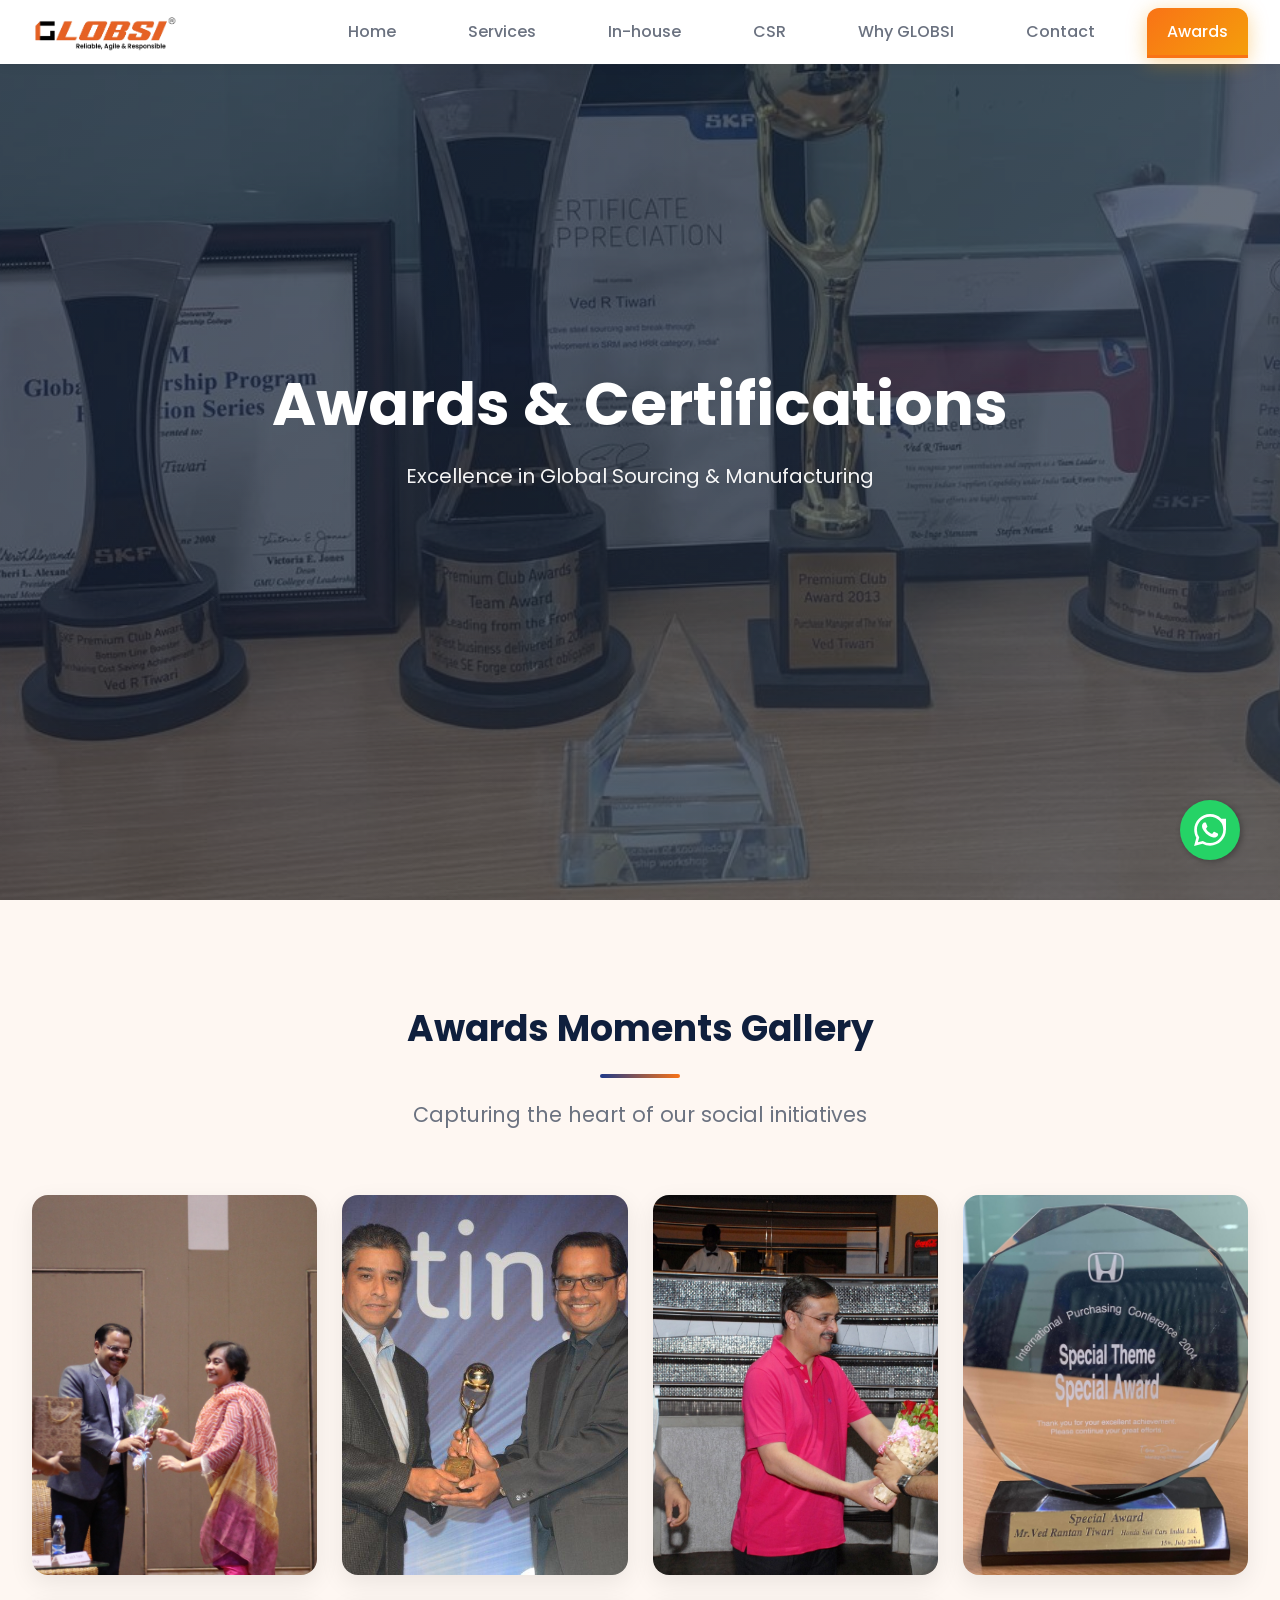
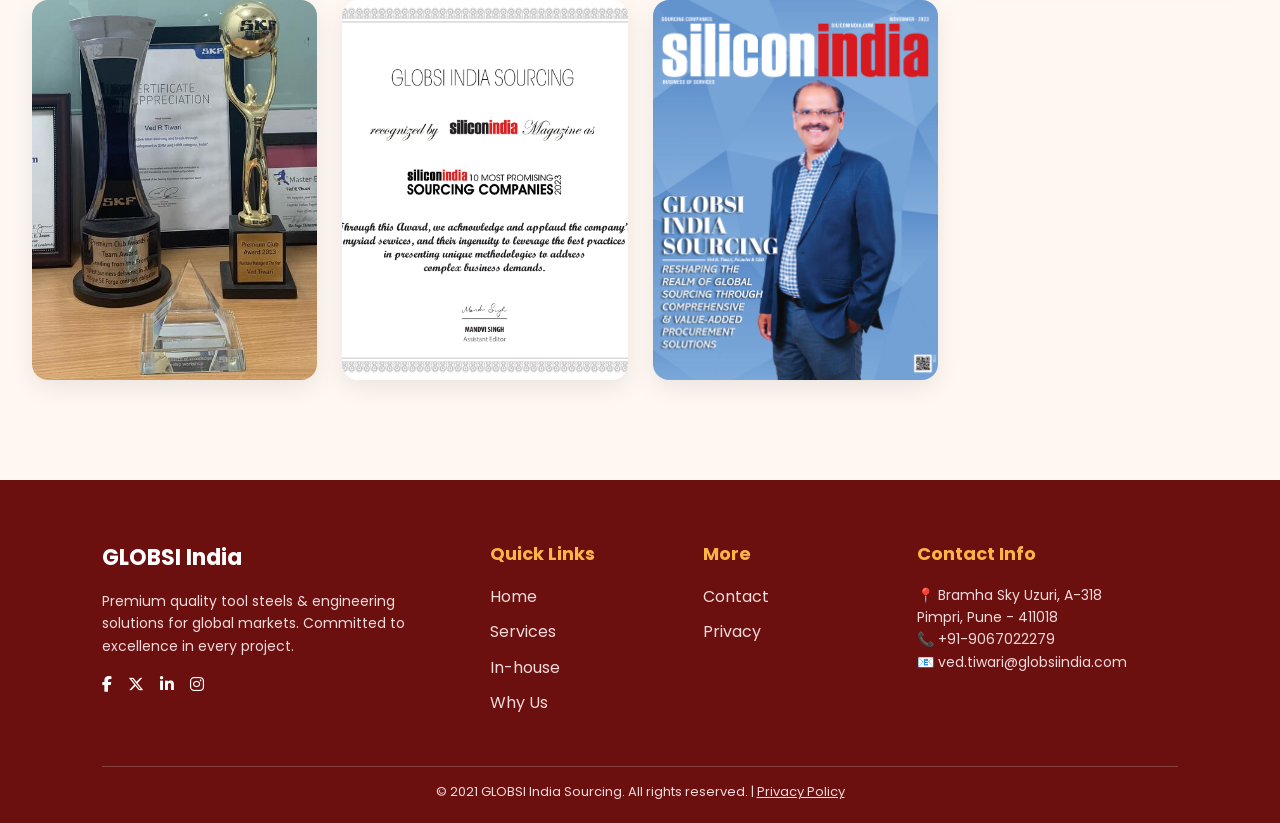
<file: awards.html>
<!DOCTYPE html>
<html lang="en">
<head>
<meta charset="UTF-8">
<meta name="viewport" content="width=device-width, initial-scale=1.0">
<title>Awards & Certifications - GLOBSI</title>

<link href="https://fonts.googleapis.com/css2?family=Poppins:wght@300;400;600;700&display=swap" rel="stylesheet">
<link rel="stylesheet" href="https://cdnjs.cloudflare.com/ajax/libs/font-awesome/6.5.1/css/all.min.css" integrity="sha512-DTOQO9RWCH3ppGqcWaEA1BIZOC6xxalwEsw9c2QQeAIftl+Vegovlnee1c9QX4TctnWMn13TZye+giMm8e2LwA==" crossorigin="anonymous" referrerpolicy="no-referrer" />
<link rel="stylesheet" href="css/style.css">
</head>

<body>

<header class="navbar glass-navbar">
  <a href="index.html" class="logo-link"><div class="logo"><img src="image/download.svg" alt="GLOBSI"></div></a>
  <ul class="nav-links">
    <li><a href="index.html" class="nav-link active">Home</a></li>
    <li><a href="services.html" class="nav-link">Services</a></li>
    <li><a href="inhouse.html" class="nav-link">In-house</a></li>
    <li><a href="csr.html" class="nav-link">CSR</a></li>
    <li><a href="why.html" class="nav-link">Why GLOBSI</a></li>
    <li><a href="contact.html" class="nav-link">Contact</a></li>
    <li><a href="awards.html" class="nav-link">Awards</a></li>
  </ul>
  <div class="hamburger">
    <span></span>
    <span></span>
    <span></span>
  </div>
</header>
<script src="js/menu.js"></script>
<script src="js/script.js"></script>

<section class="hero">
  <div class="overlay"></div>
<div class="hero-content">
    <h1>Awards & Certifications</h1>
    <p>Excellence in Global Sourcing & Manufacturing</p>
  </div>
</section><style>/* Reset */
* {
  margin: 0;
  padding: 0;
  box-sizing: border-box;
  font-family: 'Poppins', sans-serif;
}

/* Hero Section */
.hero {
  position: relative;
  height: 100vh;

  background: url("image/awards.png") center/cover no-repeat;

  display: flex;
  align-items: center;
  justify-content: center;
  text-align: center;
}
 .hero-content {
    max-width: 1200px;
    margin: 0 auto;
    padding: 0 2rem;
    text-align: center;
    position: relative;
    z-index: 2;
    animation: fadeInHero 1.5s ease-out;
  }

  .hero-h1 {
    font-size: clamp(2.5rem, 5vw, 4rem);
    font-weight: 800;
    line-height: 1.1;
    margin-bottom: 1.5rem;
    letter-spacing: -0.02em;
    animation: slideUpHero 1s 0.3s both ease-out;
  }

  .hero-lead {
    font-size: 1.25rem;
    opacity: 0.95;
    max-width: 600px;
    margin: 0 auto 2.5rem;
    line-height: 1.6;
    animation: slideUpHero 1s 0.6s both ease-out;
  }

  .cta-group {
    animation: slideUpHero 1s 0.9s both ease-out;
  }

  /* Animations */

  @keyframes fadeInHero {
    from {
      opacity: 0;
      transform: translateY(50px);
    }

    to {
      opacity: 1;
      transform: translateY(0);
    }
  }

  @keyframes slideUpHero {
    from {
      opacity: 0;
      transform: translateY(40px);
    }

    to {
      opacity: 1;
      transform: translateY(0);
    }
  }

/* Overlay */
.overlay {
  position: absolute;
  width: 100%;
  height: 100%;
  background: linear-gradient(
    rgba(195, 202, 214, 0),
    rgba(150, 158, 174, 0)
  );
  top: 0;
  left: 0;
}

/* Content */
.hero-content {
  position: relative;
  color: #fff;
  max-width: 800px;
  padding: 20px;
}

/* Heading */
.hero h1 {
  font-size: 60px;
  font-weight: 700;
  line-height: 1.2;
}

.hero h1 span {
  color: #ff9800;
}

/* Subtitle */
.subtitle {
  margin-top: 20px;
  font-size: 18px;
  opacity: 0.9;
}

/* Description */
.desc {
  margin-top: 10px;
  font-size: 16px;
  opacity: 0.8;
}

/* Button */
.hero-btn {
  display: inline-block;
  margin-top: 30px;
  padding: 12px 28px;
  background: linear-gradient(135deg, #ff9800, #ffb74d);
  color: #fff;
  border-radius: 8px;
  text-decoration: none;
  font-weight: 500;
  transition: 0.3s;
}

.hero-btn:hover {
  transform: translateY(-3px);
  box-shadow: 0 6px 18px rgba(255, 152, 0, 0.4);
}

/* Responsive */
@media (max-width: 768px) {
  .hero h1 {
    font-size: 36px;
  }
}
</style>

<section id="csr-gallery" class="csr-section">
  <h2 class="section-title">Awards Moments Gallery</h2>
  <p class="section-subtitle">Capturing the heart of our social initiatives</p>
  <div class="csr-gallery grid">
    <div class="gallery-item">
      <img src="image/award2.jpeg" alt="Sustainability Drive" data-lightbox="csr">
    </div>
    <div class="gallery-item">
      <img src="image/award3.jpeg" alt="Sustainability Drive" data-lightbox="csr">
    </div>
    <div class="gallery-item">
      <img src="image/award4.jpeg" alt="Sustainability Drive" data-lightbox="csr">
    </div>

     <!-- <div class="gallery-item">
      <img src="image/award5.jpeg" alt="Sustainability Drive" data-lightbox="csr">
    </div> -->

     <!-- <div class="gallery-item">
      <img src="image/award3.jpeg" alt="Sustainability Drive" data-lightbox="csr">
    </div> -->

     <div class="gallery-item">
      <img src="image/award6.jpeg" alt="Sustainability Drive" data-lightbox="csr">
    </div>

     <div class="gallery-item">
      <img src="image/award7.jpeg" alt="Sustainability Drive" data-lightbox="csr">
    </div>

     <div class="gallery-item">
      <img src="image/award8.png" alt="Sustainability Drive" data-lightbox="csr">
    </div>

     <div class="gallery-item">
      <img src="image/award9.png" alt="Sustainability Drive" data-lightbox="csr">
    </div>

     <!-- <div class="gallery-item">
      <img src="image/award8.jpeg" alt="Sustainability Drive" data-lightbox="csr">

    </div>

     <div class="gallery-item">
      <img src="image/award9.jpeg" alt="Sustainability Drive" data-lightbox="csr">

    </div> -->

</section>

<footer class="footer">
  <div class="footer-container">

    <!-- LEFT -->
    <div class="footer-col">
      <h3>GLOBSI India</h3>
      <p>
        Premium quality tool steels & engineering solutions for global markets.
        Committed to excellence in every project.
      </p>

      <div class="social-icons">
        <i class="fab fa-facebook-f"></i>
        <i class="fab fa-x-twitter"></i>
        <i class="fab fa-linkedin-in"></i>
        <i class="fab fa-instagram"></i>
      </div>
    </div>

    <!-- QUICK LINKS -->
    <div class="footer-col">
      <h4>Quick Links</h4>
      <ul>
        <li><a href="index.html">Home</a></li>
        <li><a href="services.html">Services</a></li>
        <li><a href="inhouse.html">In-house</a></li>
        <li><a href="why.html">Why Us</a></li>
      </ul>
    </div>

    <!-- MORE -->
    <div class="footer-col">
      <h4>More</h4>
      <ul>
        <li><a href="contact.html">Contact</a></li>
        <li><a href="privacy.html">Privacy</a></li>
      </ul>
    </div>

    <!-- CONTACT -->
    <div class="footer-col">
      <h4>Contact Info</h4>

      <p>
        📍 Bramha Sky Uzuri, A-318 <br>
        Pimpri, Pune - 411018
      </p>

      <p>📞 +91-9067022279</p>
      <p>📧 ved.tiwari@globsiindia.com</p>
    </div>

  </div>

  <div class="footer-bottom">
   © 2021 GLOBSI India Sourcing. All rights reserved. | <a href="#intro" style="color: #f1dada;">Privacy Policy</a>
  </div>
</footer>

<a href="https://wa.me/919270722279?text=Hello%20GLOBSI%20Team,%20I%20have%20a%20query..." class="whatsapp-float" target="_blank" rel="noopener">
  <svg viewBox="0 0 24 24" fill="currentColor" class="whatsapp-icon">
    <path d="M17.472 14.382c-.297-.149-1.758-.867-2.03-.967-.273-.099-.471-.148-.67.15-.197.297-.767.966-.94 1.164-.173.199-.347.223-.644.075-.297-.15-1.255-.463-2.39-1.475-.883-.788-1.48-1.761-1.653-2.059-.173-.297-.018-.458.13-.606.134-.133.298-.347.446-.52.149-.174.198-.298.298-.497.099-.198.05-.371-.025-.52-.075-.149-.669-1.612-.916-2.207-.242-.579-.487-.5-.669-.51-.173-.008-.371-.01-.57-.01-.198 0-.52.074-.792.372-.272.297-1.04 1.016-1.04 2.479 0 1.462 1.065 2.875 1.213 3.074.149.198 2.096 3.2 5.077 4.487.709.306 1.262.489 1.694.625.712.227 1.36.195 1.871.118.571-.085 1.758-.719 2.006-1.413.248-.694.248-1.289.173-1.413-.074-.124-.272-.198-.57-.347m-5.421 7.403h-.004a9.87 9.87 0 01-5.031-1.378l-.361-.214-3.741.982.998-3.648-.235-.374a9.86 9.86 0 01-1.51-5.26c.001-5.45 4.436-9.884 9.888-9.884 2.64 0 5.122 1.03 6.988 2.898a9.825 9.825 0 012.893 6.994c-.003 5.45-4.437 9.884-9.885 9.884m8.413-18.297A11.815 11.815 0 0012.05 0C5.495 0 .16 5.335.157 11.892c0 2.096.547 4.142 1.588 5.945L.057 24l6.305-1.654a11.882 11.882 0 005.683 1.448h.005c6.554 0 11.89-5.335 11.893-11.893A11.821 1.181 1 0020.885 3.488"/>
  </svg>
</a>

</body>




</html>
</file>
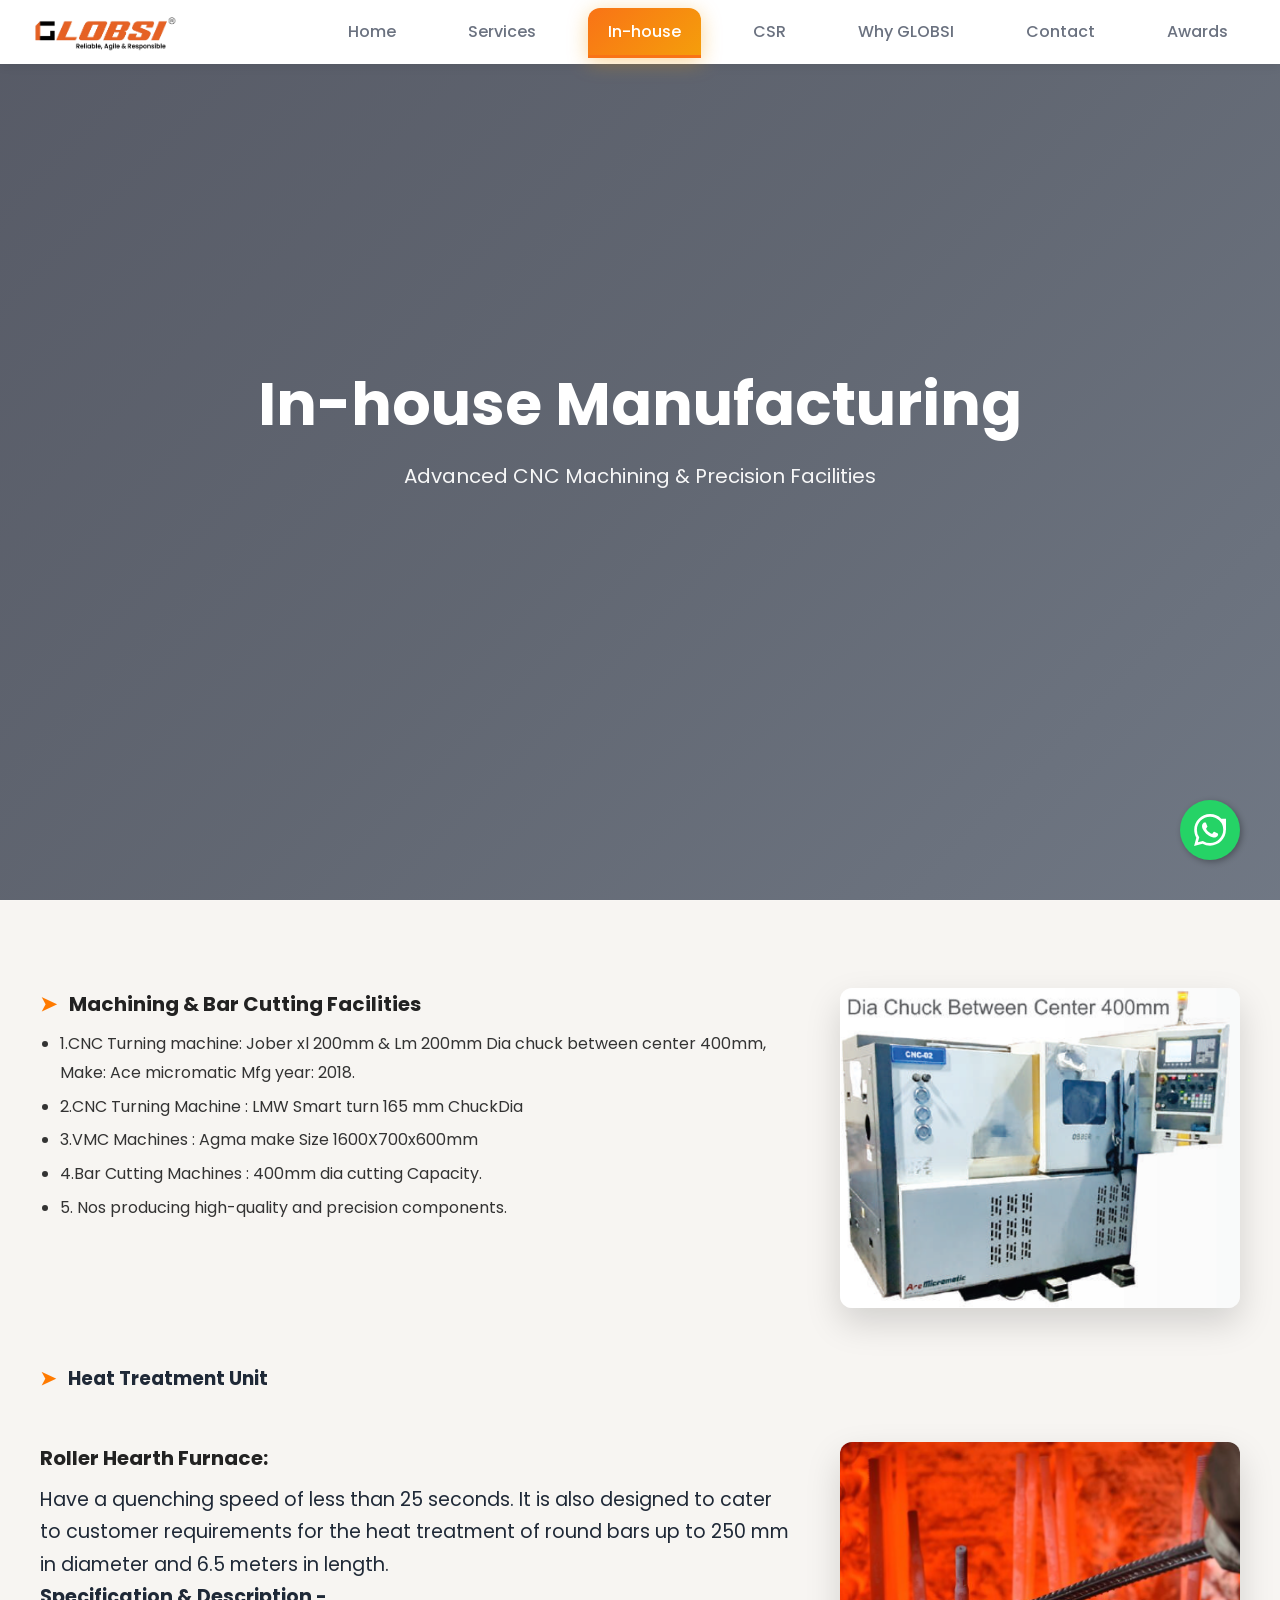
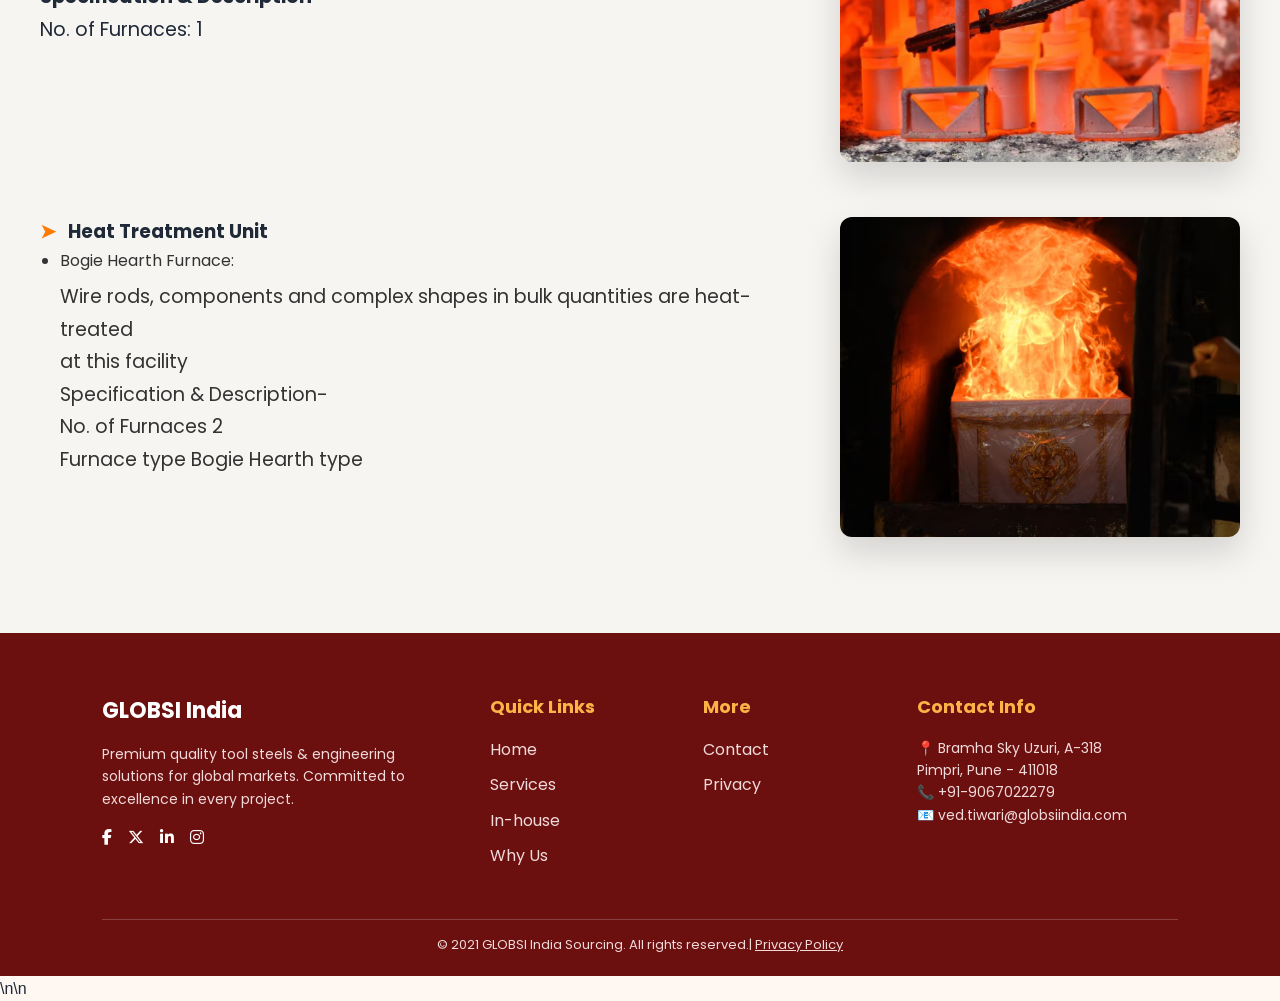
<file: inhouse.html>
<!DOCTYPE html>
<html lang="en">

<head>
  <meta charset="UTF-8">
  <meta name="viewport" content="width=device-width, initial-scale=1.0">
  <title>In-house Facilities - GLOBSI</title>

  <link href="https://fonts.googleapis.com/css2?family=Poppins:wght@300;400;600;700&display=swap" rel="stylesheet">
  <link rel="stylesheet" href="https://cdnjs.cloudflare.com/ajax/libs/font-awesome/6.5.1/css/all.min.css"
    integrity="sha512-DTOQO9RWCH3ppGqcWaEA1BIZOC6xxalwEsw9c2QQeAIftl+Vegovlnee1c9QX4TctnWMn13TZye+giMm8e2LwA=="
    crossorigin="anonymous" referrerpolicy="no-referrer" />
  <link rel="stylesheet" href="css/style.css">

</head>

<body>

  <header class="navbar">
    <a href="index.html" class="logo-link">
      <div class="logo"><img src="image/download.svg" alt="GLOBSI India"></div>
    </a>
    <ul class="nav-links">
      <li><a href="index.html" class="nav-link active">Home</a></li>
      <li><a href="services.html" class="nav-link">Services</a></li>
      <li><a href="inhouse.html" class="nav-link">In-house</a></li>
      <li><a href="csr.html" class="nav-link">CSR</a></li>
      <li><a href="why.html" class="nav-link">Why GLOBSI</a></li>
      <li><a href="contact.html" class="nav-link">Contact</a></li>
      <li><a href="awards.html" class="nav-link">Awards</a></li>

    </ul>
    <div class="hamburger">
      <span></span><span></span><span></span>
    </div>
  </header>

  <!-- TITLE -->
  <section class="hero">
    <div class="overlay"></div>
    <div class="hero-content">
      <h1>In-house Manufacturing</h1>
      <p>Advanced CNC Machining & Precision Facilities</p>
    </div>
  </section>
  <style>
    /* Reset */
    * {
      margin: 0;
      padding: 0;
      box-sizing: border-box;
      font-family: 'Poppins', sans-serif;
    }

    /* Hero Section */
    .hero {
      position: relative;
      height: 100vh;

      /* 🔥 IMAGE YAHAN ADD KIYA HAI */
      background: url("https://media.istockphoto.com/id/541116798/photo/steel-frame-structure.jpg?s=612x612&w=0&k=20&c=lnusYKwWmyJYew8SFaQ2kZCp6MnffxKtzBtPVopsuu0=") center/cover no-repeat;

      display: flex;
      align-items: center;
      justify-content: center;
      text-align: center;
    }

    /* Overlay */
    .overlay {
      position: absolute;
      width: 100%;
      height: 100%;
      background: linear-gradient(rgba(195, 202, 214, 0),
          rgba(150, 158, 174, 0));
      top: 0;
      left: 0;
    }

    /* Content */
    .hero-content {
      position: relative;
      color: #fff;
      max-width: 800px;
      padding: 20px;
    }

    /* Heading */
    .hero h1 {
      font-size: 60px;
      font-weight: 700;
      line-height: 1.2;
    }

    .hero h1 span {
      color: #ff9800;
    }

    /* Subtitle */
    .subtitle {
      margin-top: 20px;
      font-size: 18px;
      opacity: 0.9;
    }

    /* Description */
    .desc {
      margin-top: 10px;
      font-size: 16px;
      opacity: 0.8;
    }

    /* Button */
    .hero-btn {
      display: inline-block;
      margin-top: 30px;
      padding: 12px 28px;
      background: linear-gradient(135deg, #ff9800, #ffb74d);
      color: #fff;
      border-radius: 8px;
      text-decoration: none;
      font-weight: 500;
      transition: 0.3s;
    }

    .hero-btn:hover {
      transform: translateY(-3px);
      box-shadow: 0 6px 18px rgba(255, 152, 0, 0.4);
    }

    /* Responsive */
    @media (max-width: 768px) {
      .hero h1 {
        font-size: 36px;
      }
    }

    .hero-content {
      max-width: 1200px;
      margin: 0 auto;
      padding: 0 2rem;
      text-align: center;
      position: relative;
      z-index: 2;
      animation: fadeInHero 1.5s ease-out;
    }

    .hero-h1 {
      font-size: clamp(2.5rem, 5vw, 4rem);
      font-weight: 800;
      line-height: 1.1;
      margin-bottom: 1.5rem;
      letter-spacing: -0.02em;
      animation: slideUpHero 1s 0.3s both ease-out;
    }

    .hero-lead {
      font-size: 1.25rem;
      opacity: 0.95;
      max-width: 600px;
      margin: 0 auto 2.5rem;
      line-height: 1.6;
      animation: slideUpHero 1s 0.6s both ease-out;
    }

    .cta-group {
      animation: slideUpHero 1s 0.9s both ease-out;
    }

    /* Animations */

    @keyframes fadeInHero {
      from {
        opacity: 0;
        transform: translateY(50px);
      }

      to {
        opacity: 1;
        transform: translateY(0);
      }
    }

    @keyframes slideUpHero {
      from {
        opacity: 0;
        transform: translateY(40px);
      }

      to {
        opacity: 1;
        transform: translateY(0);
      }
    }
  </style>


  <!-- MACHINES -->
  <section class="section">



    <div class="machining-container">
      <div class="machining-text">
        <h3 class="sub-title">
          <span class="arrow">➤</span> Machining & Bar Cutting Facilities
        </h3>
        <ul class="cap-list">
          <li>1.CNC Turning machine: Jober xl 200mm & Lm 200mm Dia chuck between center 400mm, Make: Ace micromatic Mfg
            year: 2018.</li>
          <li>2.CNC Turning Machine : LMW Smart turn 165 mm ChuckDia</li>
          <li>3.VMC Machines : Agma make Size 1600X700x600mm</li>
          <li>4.Bar Cutting Machines : 400mm dia cutting Capacity.</li>
          <li>5. Nos producing high-quality and precision components.</li>
        </ul>
      </div>
      <div class="machining-image">
        <img src="image/in.png" alt="Machining & Bar Cutting Facilities">
      </div>
    </div>


    <h3><span class="arrow">➤</span> Heat Treatment Unit
    </h3>

    <div class="machining-container">
      <div class="machining-text">
        <h3 class="sub-title">Roller Hearth Furnace:</h3>
        <p>Have a quenching speed of less than 25 seconds. It is also designed to cater to customer requirements for the
          heat treatment of round bars up to 250 mm in diameter and 6.5 meters in length.</p>
        <p><strong>Specification & Description -</strong><br>No. of Furnaces: 1</p>
      </div>
      <div class="machining-image">
        <img src="image/in2.png" alt="Roller Hearth Furnace">
      </div>
    </div>

    <div class="machining-container">
      <div class="machining-text">
        <h3><span class="arrow">➤</span> Heat Treatment Unit
        </h3>
        <ul class="cap-list">
          <li>
            Bogie Hearth Furnace:</li>
          <p>Wire rods, components and complex shapes in bulk quantities are heat-treated</p>
          <p>at this facility</p>
          <p>Specification & Description-</p>
          <p>No. of Furnaces 2</p>
          <p>Furnace type Bogie Hearth type</p>
        </ul>
      </div>
      <div class="machining-image">
        <img src="image/in3.png" alt="Machining & Bar Cutting Facilities">
      </div>
    </div>
  </section>




  <footer class="footer">
    <div class="footer-container">

      <!-- LEFT -->
      <div class="footer-col">
        <h3>GLOBSI India</h3>
        <p>
          Premium quality tool steels & engineering solutions for global markets.
          Committed to excellence in every project.
        </p>

        <div class="social-icons">
          <i class="fab fa-facebook-f"></i>
          <i class="fab fa-x-twitter"></i>
          <i class="fab fa-linkedin-in"></i>
          <i class="fab fa-instagram"></i>
        </div>
      </div>

      <!-- QUICK LINKS -->
      <div class="footer-col">
        <h4>Quick Links</h4>
        <ul>
          <li><a href="index.html">Home</a></li>
          <li><a href="services.html">Services</a></li>
          <li><a href="inhouse.html">In-house</a></li>
          <li><a href="why.html">Why Us</a></li>
        </ul>
      </div>

      <!-- MORE -->
      <div class="footer-col">
        <h4>More</h4>
        <ul>
          <li><a href="contact.html">Contact</a></li>
          <li><a href="privacy.html">Privacy</a></li>
        </ul>
      </div>

      <!-- CONTACT -->
      <div class="footer-col">
        <h4>Contact Info</h4>

        <p>
          📍 Bramha Sky Uzuri, A-318 <br>
          Pimpri, Pune - 411018
        </p>

        <p>📞 +91-9067022279</p>
        <p>📧 ved.tiwari@globsiindia.com</p>
      </div>

    </div>

    <div class="footer-bottom">
      © 2021 GLOBSI India Sourcing. All rights reserved.| <a href="#intro" style="color: #f1dada;">Privacy Policy</a>
    </div>
  </footer>

  <!-- WhatsApp Chat Button -->
  <a href="https://wa.me/919270722279?text=Hello%20GLOBSI%20Team%2C%20I%20have%20a%20query..." class="whatsapp-float"
    target="_blank" rel="noopener">
    <svg viewBox="0 0 24 24" fill="currentColor" class="whatsapp-icon">

      <path
        d="M17.472 14.382c-.297-.149-1.758-.867-2.03-.967-.273-.099-.471-.148-.67.15-.197.297-.767.966-.94 1.164-.173.199-.347.223-.644.075-.297-.15-1.255-.463-2.39-1.475-.883-.788-1.48-1.761-1.653-2.059-.173-.297-.018-.458.13-.606.134-.133.298-.347.446-.52.149-.174.198-.298.298-.497.099-.198.05-.371-.025-.52-.075-.149-.669-1.612-.916-2.207-.242-.579-.487-.5-.669-.51-.173-.008-.371-.01-.57-.01-.198 0-.52.074-.792.372-.272.297-1.04 1.016-1.04 2.479 0 1.462 1.065 2.875 1.213 3.074.149.198 2.096 3.2 5.077 4.487.709.306 1.262.489 1.694.625.712.227 1.36.195 1.871.118.571-.085 1.758-.719 2.006-1.413.248-.694.248-1.289.173-1.413-.074-.124-.272-.198-.57-.347m-5.421 7.403h-.004a9.87 9.87 0 01-5.031-1.378l-.361-.214-3.741.982.998-3.648-.235-.374a9.86 9.86 0 01-1.51-5.26c.001-5.45 4.436-9.884 9.888-9.884 2.64 0 5.122 1.03 6.988 2.898a9.825 9.825 0 012.893 6.994c-.003 5.45-4.437 9.884-9.885 9.884m8.413-18.297A11.815 11.815 0 0012.05 0C5.495 0 .16 5.335.157 11.892c0 2.096.547 4.142 1.588 5.945L.057 24l6.305-1.654a11.882 11.882 0 005.683 1.448h.005c6.554 0 11.89-5.335 11.893-11.893A11.821 1.181 1 0020.885 3.488" />
    </svg></a>\n\n
  <script src="js/script.js"></script>
</body>

</html>
</file>
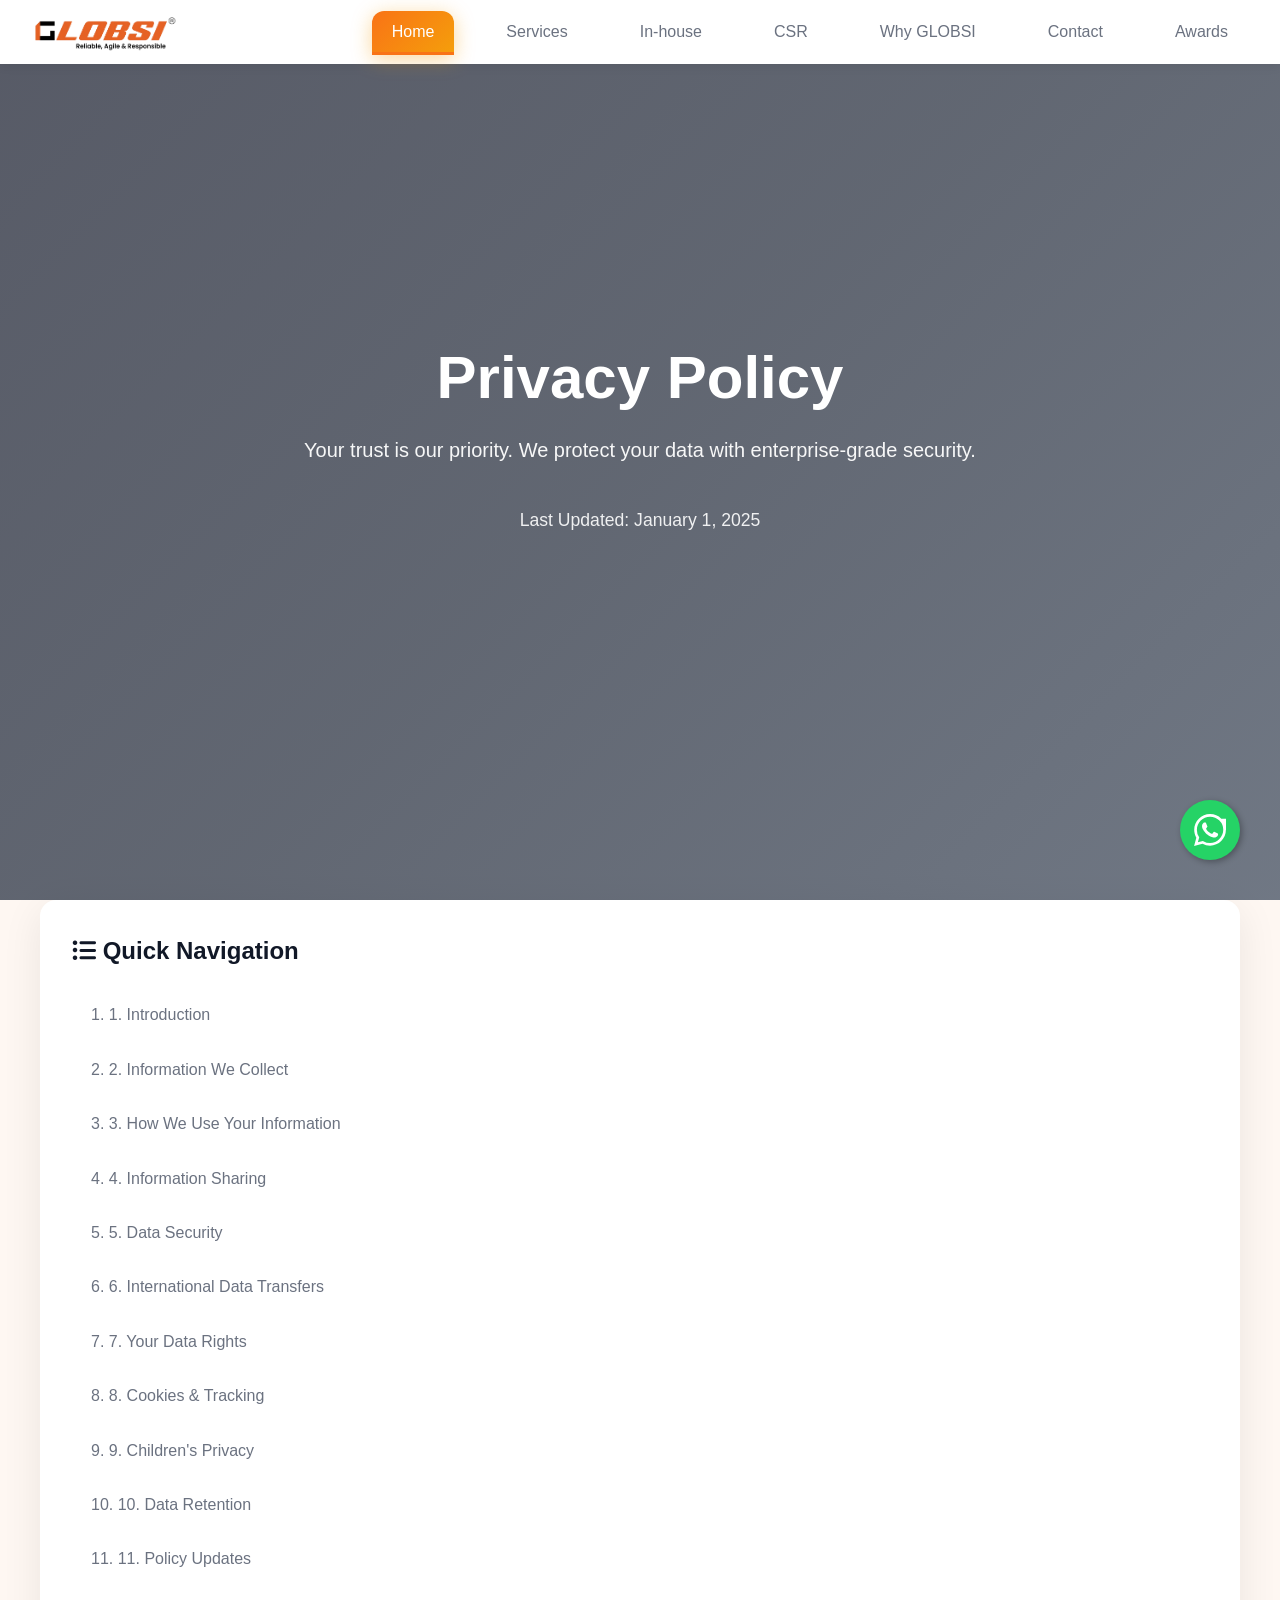
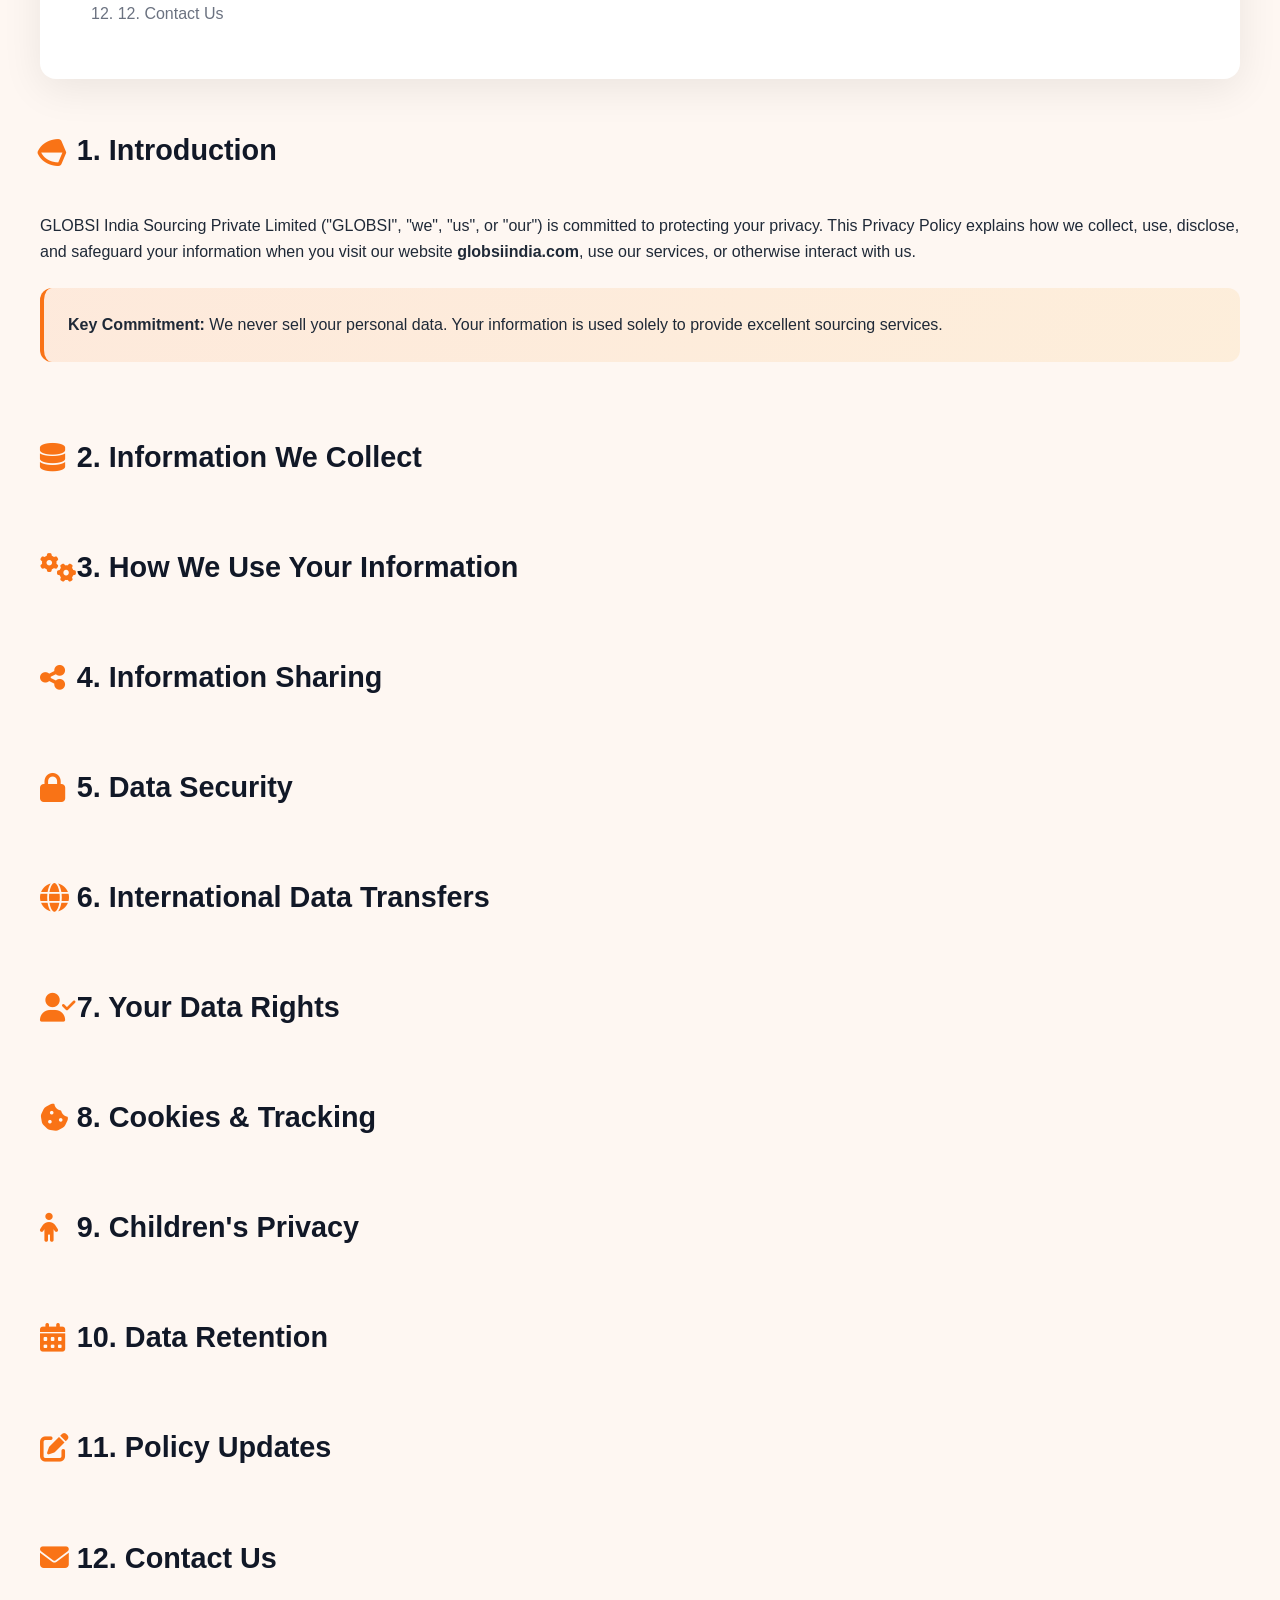
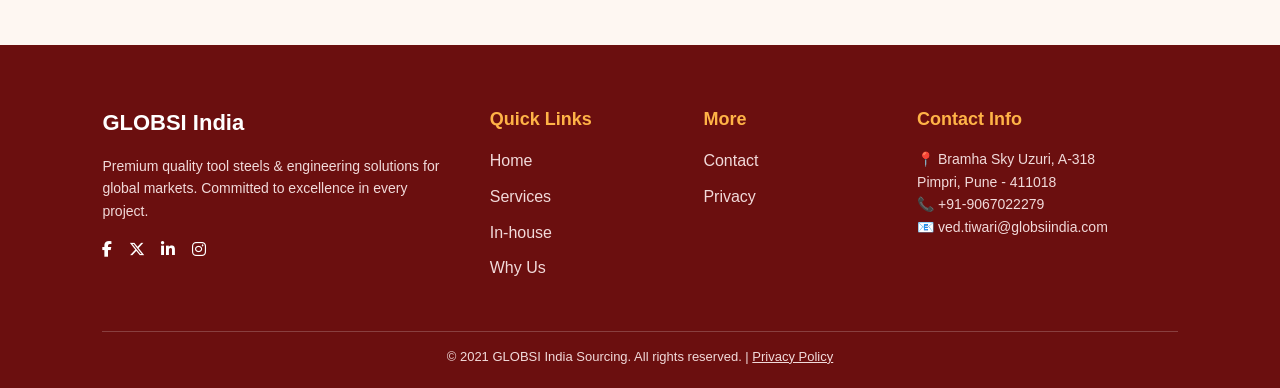
<file: privacy.html>
<!DOCTYPE html>
<html lang="en">

<head>
  <meta charset="UTF-8">
  <meta name="viewport" content="width=device-width, initial-scale=1.0">
  <title>Privacy Policy - GLOBSI India | Premium Sourcing Solutions</title>
  <meta name="description"
    content="GLOBSI India Privacy Policy - We respect your privacy and protect your data with industry-leading security measures. Learn how we handle your information responsibly.">

  <link href="https://fonts.googleapis.com/css2?family=Inter:wght@300;400;500;600;700&display=swap" rel="stylesheet">
  <link rel="stylesheet" href="https://cdnjs.cloudflare.com/ajax/libs/font-awesome/6.5.1/css/all.min.css">
  <link rel="stylesheet" href="css/style.css">
  <style>
    .policy-container {
      max-width: 1200px;
      margin: 0 auto;
    }

    .policy-toc {
      background: var(--white);
      border-radius: 16px;
      padding: 2rem;
      box-shadow: 0 10px 40px rgba(0, 0, 0, 0.08);
      margin-bottom: 3rem;
    }

    .policy-toc h3 {
      color: var(--text-dark);
      margin-bottom: 1.5rem;
      font-size: 1.5rem;
    }

    .policy-toc ul {
      list-style: none;
    }

    .policy-toc li {
      margin-bottom: 0.8rem;
    }

    .policy-toc a {
      color: var(--text-muted);
      text-decoration: none;
      font-weight: 500;
      transition: color 0.3s;
      padding: 0.5rem 0;
      display: block;
      border-left: 3px solid transparent;
      padding-left: 1rem;
    }

    .policy-toc a:hover,
    .policy-toc a.active {
      color: var(--primary);
      border-left-color: var(--primary);
    }

    .policy-section {
      margin-bottom: 3rem;
      scroll-margin-top: 120px;
    }

    .policy-section h2 {
      font-size: 1.8rem;
      color: var(--text-dark);
      margin-bottom: 1rem;
      display: flex;
      align-items: center;
      gap: 0.8rem;
      cursor: pointer;
    }

    .policy-section i {
      color: var(--primary);
      width: 24px;
      transition: transform 0.3s;
    }

    .policy-section.active i {
      transform: rotate(90deg);
    }

    .policy-content {
      max-height: 0;
      overflow: hidden;
      transition: all 0.4s ease;
    }

    .policy-section.active .policy-content {
      max-height: 2000px;
      padding-top: 1.5rem;
    }

    .policy-highlight {
      background: linear-gradient(135deg, rgba(249, 115, 22, 0.1), rgba(245, 158, 11, 0.1));
      padding: 1.5rem;
      border-radius: 12px;
      border-left: 4px solid var(--primary);
      margin: 1.5rem 0;
    }

    .cta-section {
      background: linear-gradient(135deg, var(--white), #fdf2f8);
      padding: 3rem 2rem;
      border-radius: 20px;
      text-align: center;
      margin: 4rem 0;
    }

    .cta-section h3 {
      color: var(--primary);
      margin-bottom: 1rem;
    }

    @media (max-width: 768px) {
      .policy-toc {
        display: none;
      }
    }
  </style>
</head>

<body>

  <header class="navbar">
    <a href="index.html" class="logo-link">
      <div class="logo"><img src="image/download.svg" alt="GLOBSI India"></div>
    </a>
    <ul class="nav-links">
      <li><a href="index.html" class="nav-link active">Home</a></li>
      <li><a href="services.html" class="nav-link">Services</a></li>
      <li><a href="inhouse.html" class="nav-link">In-house</a></li>
      <li><a href="csr.html" class="nav-link">CSR</a></li>
      <li><a href="why.html" class="nav-link">Why GLOBSI</a></li>
      <li><a href="contact.html" class="nav-link">Contact</a></li>
      <li><a href="awards.html" class="nav-link">Awards</a></li>

    </ul>
    <div class="hamburger">
      <span></span><span></span><span></span>
    </div>
  </header>

  <section class="hero">
    <div class="overlay"></div>
    <div class="hero-content">
      <div style="font-size: 4rem; margin-bottom: 1rem;"></div>
      <h1>Privacy Policy</h1>
      <p>Your trust is our priority. We protect your data with enterprise-grade security.</p>
      <p style="font-size: 1.1rem; opacity: 0.9; margin-top: 0.5rem;">Last Updated: January 1, 2025</p>
    </div>
  </section>
  <style>
    /* Reset */
    * {
      margin: 0;
      padding: 0;
      box-sizing: border-box;
      font-family: 'Poppins', sans-serif;
    }

    /* Hero Section */
    .hero {
      position: relative;
      height: 100vh;

      /* 🔥 IMAGE YAHAN ADD KIYA HAI */
      background: url("https://www.eslsteel.com/wp-content/uploads/2023/09/privacy-and-disclaimer-desktop.jpg") center/cover no-repeat;

      display: flex;
      align-items: center;
      justify-content: center;
      text-align: center;
    }

    /* Overlay */
    .overlay {
      position: absolute;
      width: 100%;
      height: 100%;
      background: linear-gradient(rgba(195, 202, 214, 0),
          rgba(150, 158, 174, 0));
      top: 0;
      left: 0;
    }

    /* Content */
    .hero-content {
      position: relative;
      color: #fff;
      max-width: 800px;
      padding: 20px;
    }

    /* Heading */
    .hero h1 {
      font-size: 60px;
      font-weight: 700;
      line-height: 1.2;
    }

    .hero h1 span {
      color: #ff9800;
    }

    /* Subtitle */
    .subtitle {
      margin-top: 20px;
      font-size: 18px;
      opacity: 0.9;
    }

    /* Description */
    .desc {
      margin-top: 10px;
      font-size: 16px;
      opacity: 0.8;
    }

    /* Button */
    .hero-btn {
      display: inline-block;
      margin-top: 30px;
      padding: 12px 28px;
      background: linear-gradient(135deg, #ff9800, #ffb74d);
      color: #fff;
      border-radius: 8px;
      text-decoration: none;
      font-weight: 500;
      transition: 0.3s;
    }

    .hero-btn:hover {
      transform: translateY(-3px);
      box-shadow: 0 6px 18px rgba(255, 152, 0, 0.4);
    }

    /* Responsive */
    @media (max-width: 768px) {
      .hero h1 {
        font-size: 36px;
      }
    }

    .hero-content {
      max-width: 1200px;
      margin: 0 auto;
      padding: 0 2rem;
      text-align: center;
      position: relative;
      z-index: 2;
      animation: fadeInHero 1.5s ease-out;
    }

    .hero-h1 {
      font-size: clamp(2.5rem, 5vw, 4rem);
      font-weight: 800;
      line-height: 1.1;
      margin-bottom: 1.5rem;
      letter-spacing: -0.02em;
      animation: slideUpHero 1s 0.3s both ease-out;
    }

    .hero-lead {
      font-size: 1.25rem;
      opacity: 0.95;
      max-width: 600px;
      margin: 0 auto 2.5rem;
      line-height: 1.6;
      animation: slideUpHero 1s 0.6s both ease-out;
    }

    .cta-group {
      animation: slideUpHero 1s 0.9s both ease-out;
    }

    /* Animations */

    @keyframes fadeInHero {
      from {
        opacity: 0;
        transform: translateY(50px);
      }

      to {
        opacity: 1;
        transform: translateY(0);
      }
    }

    @keyframes slideUpHero {
      from {
        opacity: 0;
        transform: translateY(40px);
      }

      to {
        opacity: 1;
        transform: translateY(0);
      }
    }
  </style>

  <div class="policy-container">
    <!-- Table of Contents -->
    <div class="policy-toc">
      <h3><i class="fas fa-list-ul"></i> Quick Navigation</h3>
      <ul id="toc-list">
        <!-- JS populated -->
      </ul>
    </div>

    <!-- Policy Sections -->
    <div class="policy-sections">
      <div class="policy-section" id="intro">
        <h2><i class="fas fa-shield-alt"></i> 1. Introduction</h2>
        <div class="policy-content">
          <p>GLOBSI India Sourcing Private Limited ("GLOBSI", "we", "us", or "our") is committed to protecting your
            privacy. This Privacy Policy explains how we collect, use, disclose, and safeguard your information when you
            visit our website <strong>globsiindia.com</strong>, use our services, or otherwise interact with us.</p>
          <div class="policy-highlight">
            <strong>Key Commitment:</strong> We never sell your personal data. Your information is used solely to
            provide excellent sourcing services.
          </div>
        </div>
      </div>

      <div class="policy-section" id="collect">
        <h2><i class="fas fa-database"></i> 2. Information We Collect</h2>
        <div class="policy-content">
          <p>We collect the following types of information:</p>
          <ul>
            <li><strong>Contact Information:</strong> Name, email address, phone number, company name, job title,
              location</li>
            <li><strong>Business Data:</strong> RFQs, technical specifications, sourcing requirements, drawings</li>
            <li><strong>Usage Data:</strong> IP address, browser type, pages visited, time spent (via cookies)</li>
            <li><strong>Communication Records:</strong> Emails, chat messages, call logs (for service improvement)</li>
          </ul>
          <div class="policy-highlight">
            We do not collect sensitive personal data (race, religion, health) unless explicitly required for business
            compliance.
          </div>
        </div>
      </div>

      <div class="policy-section" id="use">
        <h2><i class="fas fa-cogs"></i> 3. How We Use Your Information</h2>
        <div class="policy-content">
          <p>Your information enables us to:</p>
          <ul>
            <li>Process and respond to RFQs and business inquiries</li>
            <li>Provide quotations, samples, and sourcing solutions</li>
            <li>Communicate project updates and delivery status</li>
            <li>Improve our sourcing platform and services</li>
            <li>Comply with legal and regulatory requirements</li>
          </ul>
        </div>
      </div>

      <div class="policy-section" id="share">
        <h2><i class="fas fa-share-alt"></i> 4. Information Sharing</h2>
        <div class="policy-content">
          <p>We share information only when necessary:</p>
          <ul>
            <li><strong>Service Providers:</strong> Verified manufacturers for RFQ fulfillment (under strict NDA)</li>
            <li><strong>Legal Authorities:</strong> When required by Indian law or court order</li>
            <li><strong>Business Transfers:</strong> During company merger/acquisition</li>
          </ul>
          <div class="policy-highlight">
            <strong>No Data Sales:</strong> We do NOT sell, rent, or trade your data with third parties for marketing.
          </div>
        </div>
      </div>

      <div class="policy-section" id="security">
        <h2><i class="fas fa-lock"></i> 5. Data Security</h2>
        <div class="policy-content">
          <p>We implement industry-leading security measures:</p>
          <ul>
            <li>256-bit SSL encryption for data transmission</li>
            <li>Regular security audits and penetration testing</li>
            <li>Role-based access controls</li>
            <li>Employee training on data protection</li>
            <li>Secure cloud infrastructure (AWS/GCP compliant)</li>
          </ul>
        </div>
      </div>

      <div class="policy-section" id="international">
        <h2><i class="fas fa-globe"></i> 6. International Data Transfers</h2>
        <div class="policy-content">
          <p>Data is processed primarily in India. International transfers use Standard Contractual Clauses and comply
            with applicable laws.</p>
        </div>
      </div>

      <div class="policy-section" id="rights">
        <h2><i class="fas fa-user-check"></i> 7. Your Data Rights</h2>
        <div class="policy-content">
          <p>You have the following rights:</p>
          <ul>
            <li><strong>Access:</strong> Request copy of your data</li>
            <li><strong>Rectification:</strong> Correct inaccurate information</li>
            <li><strong>Deletion:</strong> Request data removal ("right to be forgotten")</li>
            <li><strong>Objection:</strong> Object to processing</li>
            <li><strong>Portability:</strong> Receive data in structured format</li>
          </ul>
          <p><strong>Exercise Rights:</strong> Email <a
              href="mailto:privacy@globsiindia.com">privacy@globsiindia.com</a>. Response within 30 days.</p>
        </div>
      </div>

      <div class="policy-section" id="cookies">
        <h2><i class="fas fa-cookie-bite"></i> 8. Cookies & Tracking</h2>
        <div class="policy-content">
          <p>We use essential cookies for site functionality. Analytics cookies (optional) improve experience.</p>
          <ul>
            <li>Manage via browser settings or cookie consent banner</li>
            <li>No targeted advertising cookies</li>
          </ul>
        </div>
      </div>

      <div class="policy-section" id="children">
        <h2><i class="fas fa-child"></i> 9. Children&#39;s Privacy</h2>
        <div class="policy-content">
          <p>Our services are business-to-business. We do not knowingly collect data from children under 18.</p>
        </div>
      </div>

      <div class="policy-section" id="retention">
        <h2><i class="fas fa-calendar-alt"></i> 10. Data Retention</h2>
        <div class="policy-content">
          <p>Data retained only as necessary:</p>
          <ul>
            <li>RFQ records: 7 years (legal compliance)</li>
            <li>Contact info: Until unsubscribe or deletion request</li>
            <li>Usage data: 12 months</li>
          </ul>
        </div>
      </div>

      <div class="policy-section" id="updates">
        <h2><i class="fas fa-edit"></i> 11. Policy Updates</h2>
        <div class="policy-content">
          <p>Updated January 1, 2025. Continued use constitutes acceptance. Major changes notified via email.</p>
        </div>
      </div>

      <div class="policy-section" id="contact">
        <h2><i class="fas fa-envelope"></i> 12. Contact Us</h2>
        <div class="policy-content">
          <div class="cta-section">
            <h3>Privacy Questions?</h3>
            <p style="font-size: 1.1rem; margin-bottom: 1.5rem;">We&#39;re here to help. Contact our Data Protection
              Officer:</p>
            <p><strong>Email:</strong> <a href="mailto:privacy@globsiindia.com">privacy@globsiindia.com</a></p>
            <p><strong>Phone:</strong> +91-9067022279</p>
            <p><strong>Address:</strong> Bramha Sky Uzuri, A-318, Pimpri, Pune - 411018</p>
            <a href="contact.html" class="btn" style="margin-top: 1rem;">Send Privacy Request</a>
          </div>
        </div>
      </div>
    </div>
  </div>

  <footer class="footer">
    <div class="footer-container">
      <div class="footer-col">
        <h3>GLOBSI India</h3>
        <p>Premium quality tool steels & engineering solutions for global markets. Committed to excellence in every
          project.</p>
        <div class="social-icons">
          <i class="fab fa-facebook-f"></i>
          <i class="fab fa-x-twitter"></i>
          <i class="fab fa-linkedin-in"></i>
          <i class="fab fa-instagram"></i>
        </div>
      </div>
      <div class="footer-col">
        <h4>Quick Links</h4>
        <ul>
          <li><a href="index.html">Home</a></li>
          <li><a href="services.html">Services</a></li>
          <li><a href="inhouse.html">In-house</a></li>
          <li><a href="why.html">Why Us</a></li>
        </ul>
      </div>
      <div class="footer-col">
        <h4>More</h4>
        <ul>
          <li><a href="contact.html">Contact</a></li>
          <li><a href="privacy.html">Privacy</a></li>
        </ul>
      </div>
      <div class="footer-col">
        <h4>Contact Info</h4>
        <p>📍 Bramha Sky Uzuri, A-318<br>Pimpri, Pune - 411018</p>
        <p>📞 +91-9067022279</p>
        <p>📧 ved.tiwari@globsiindia.com</p>
      </div>
    </div>
    <div class="footer-bottom">
      © 2021 GLOBSI India Sourcing. All rights reserved. | <a href="#intro" style="color: #f1dada;">Privacy Policy</a>

    </div>
  </footer>

  <a href="https://wa.me/919270722279?text=Hello%20GLOBSI%20Team%2C%20I%20have%20a%20privacy%20query..."
    class="whatsapp-float" target="_blank">
    <svg viewBox="0 0 24 24" fill="currentColor" class="whatsapp-icon">
      <path
        d="M17.472 14.382c-.297-.149-1.758-.867-2.03-.967-.273-.099-.471-.148-.67.15-.197.297-.767.966-.94 1.164-.173.199-.347.223-.644.075-.297-.15-1.255-.463-2.39-1.475-.883-.788-1.48-1.761-1.653-2.059-.173-.297-.018-.458.13-.606.134-.133.298-.347.446-.52.149-.174.198-.298.298-.497.099-.198.05-.371-.025-.52-.075-.149-.669-1.612-.916-2.207-.242-.579-.487-.5-.669-.51-.173-.008-.371-.01-.57-.01-.198 0-.52.074-.792.372-.272.297-1.04 1.016-1.04 2.479 0 1.462 1.065 2.875 1.213 3.074.149.198 2.096 3.2 5.077 4.487.709.306 1.262.489 1.694.625.712.227 1.36.195 1.871.118.571-.085 1.758-.719 2.006-1.413.248-.694.248-1.289.173-1.413-.074-.124-.272-.198-.57-.347m-5.421 7.403h-.004a9.87 9.87 0 01-5.031-1.378l-.361-.214-3.741.982.998-3.648-.235-.374a9.86 9.86 0 01-1.51-5.26c.001-5.45 4.436-9.884 9.888-9.884 2.64 0 5.122 1.03 6.988 2.898a9.825 9.825 0 012.893 6.994c-.003 5.45-4.437 9.884-9.885 9.884m8.413-18.297A11.815 11.815 0 0012.05 0C5.495 0 .16 5.335.157 11.892c0 2.096.547 4.142 1.588 5.945L.057 24l6.305-1.654a11.882 11.882 0 005.683 1.448h.005c6.554 0 11.89-5.335 11.893-11.893A11.821 1.181 1 0020.885 3.488" />
    </svg>
  </a>

  <script>
    document.addEventListener('DOMContentLoaded', () => {
      // Table of Contents
      const sections = document.querySelectorAll('.policy-section');
      const tocList = document.getElementById('toc-list');

      sections.forEach((section, index) => {
        const id = section.id;
        const title = section.querySelector('h2').textContent;
        const li = document.createElement('li');
        li.innerHTML = `<a href="#${id}" onclick="openSection('${id}')">${index + 1}. ${title}</a>`;
        tocList.appendChild(li);
      });

      // Accordion functionality
      document.querySelectorAll('.policy-section h2').forEach(header => {
        header.addEventListener('click', () => {
          const section = header.parentElement;
          const isActive = section.classList.contains('active');

          // Close all sections
          document.querySelectorAll('.policy-section').forEach(s => s.classList.remove('active'));

          // Open clicked if not already active
          if (!isActive) {
            section.classList.add('active');
            // Update TOC active
            document.querySelectorAll('#toc-list a').forEach(a => a.classList.remove('active'));
            const link = document.querySelector(`#toc-list a[href="#${section.id}"]`);
            if (link) link.classList.add('active');
          }
        });
      });

      // Smooth scroll & open section
      window.openSection = (id) => {
        const section = document.getElementById(id);
        document.querySelectorAll('.policy-section').forEach(s => s.classList.remove('active'));
        section.classList.add('active');
        section.scrollIntoView({ behavior: 'smooth' });
        // Update TOC
        document.querySelectorAll('#toc-list a').forEach(a => a.classList.remove('active'));
        const link = document.querySelector(`#toc-list a[href="#${id}"]`);
        if (link) link.classList.add('active');
        return false;
      };

      // Navbar scroll effect
      window.addEventListener('scroll', () => {
        document.querySelector('.navbar').classList.toggle('scrolled', window.scrollY > 50);
      });

      // First section open by default
      document.getElementById('intro').classList.add('active');
    });

    let isDark = false;
    function toggleDark() {
      document.body.classList.toggle('dark-mode');
      isDark = !isDark;
    }
  </script>

</body>

</html>
</file>
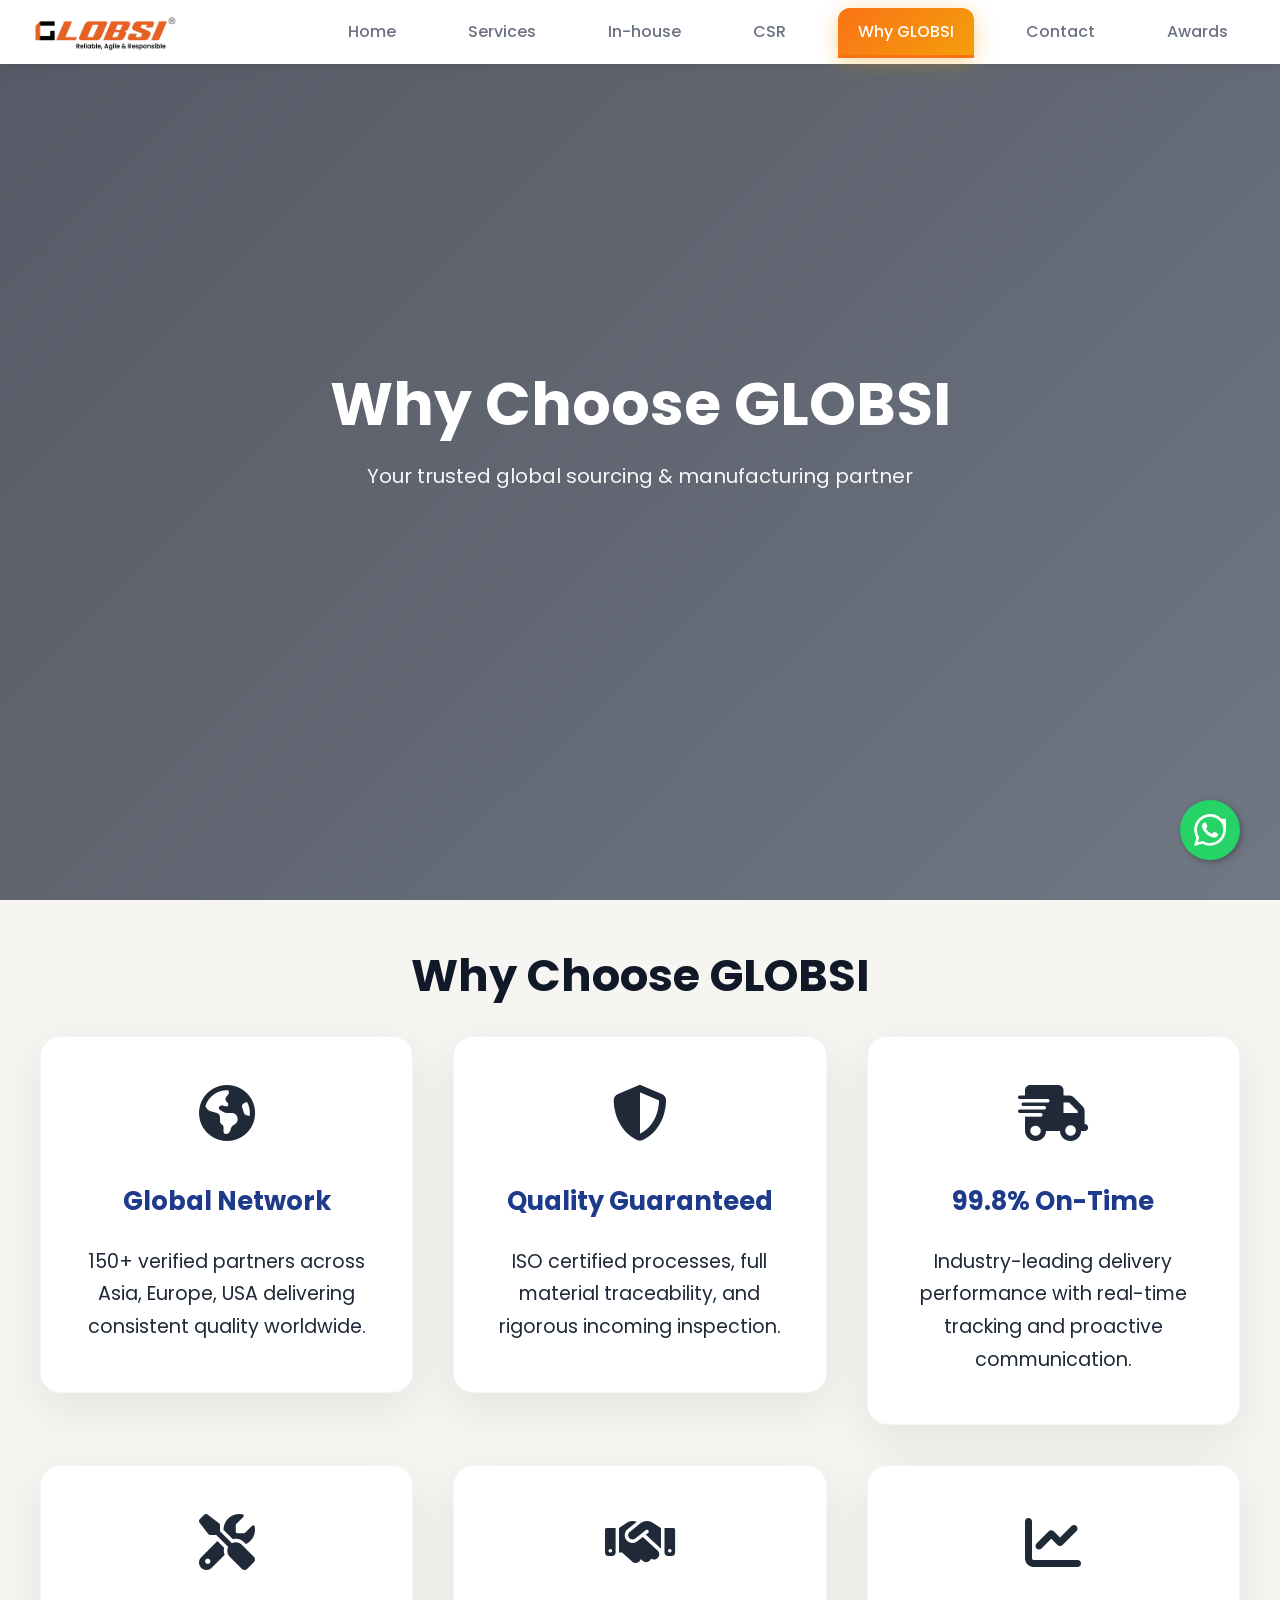
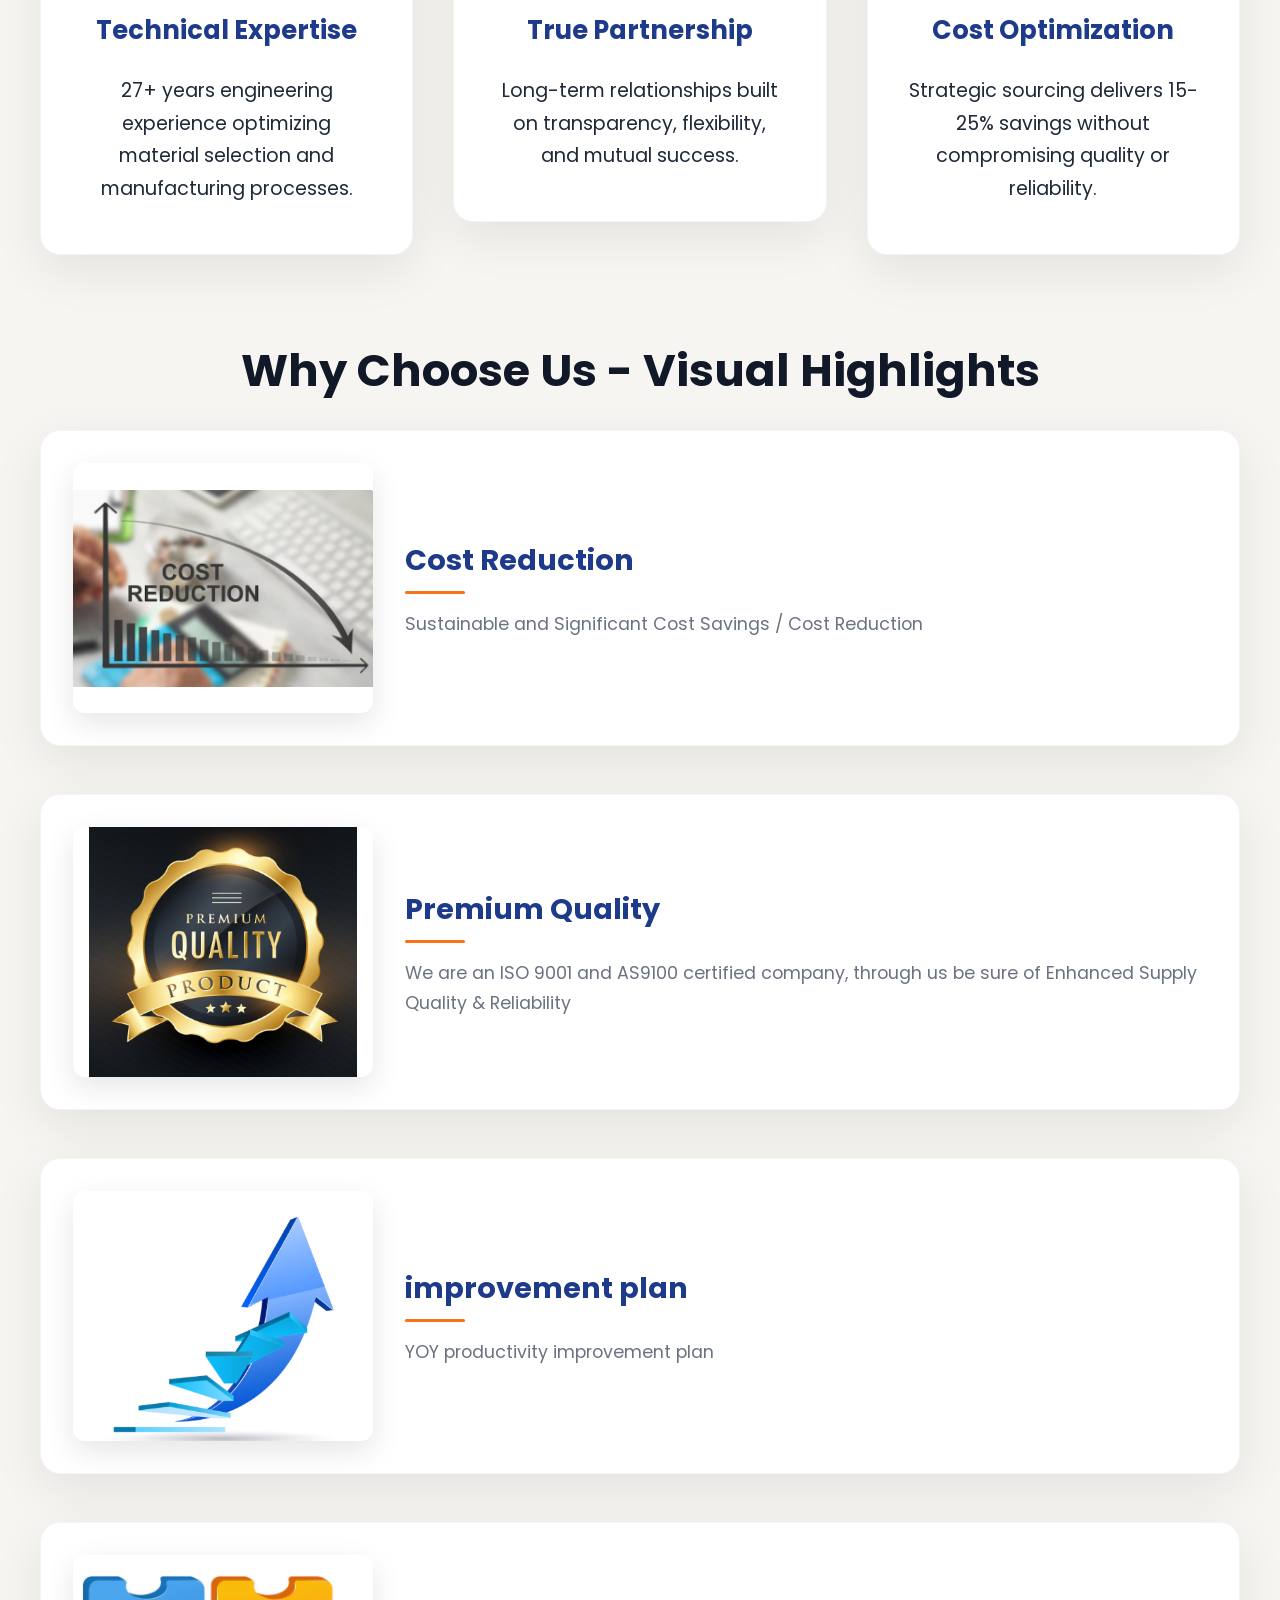
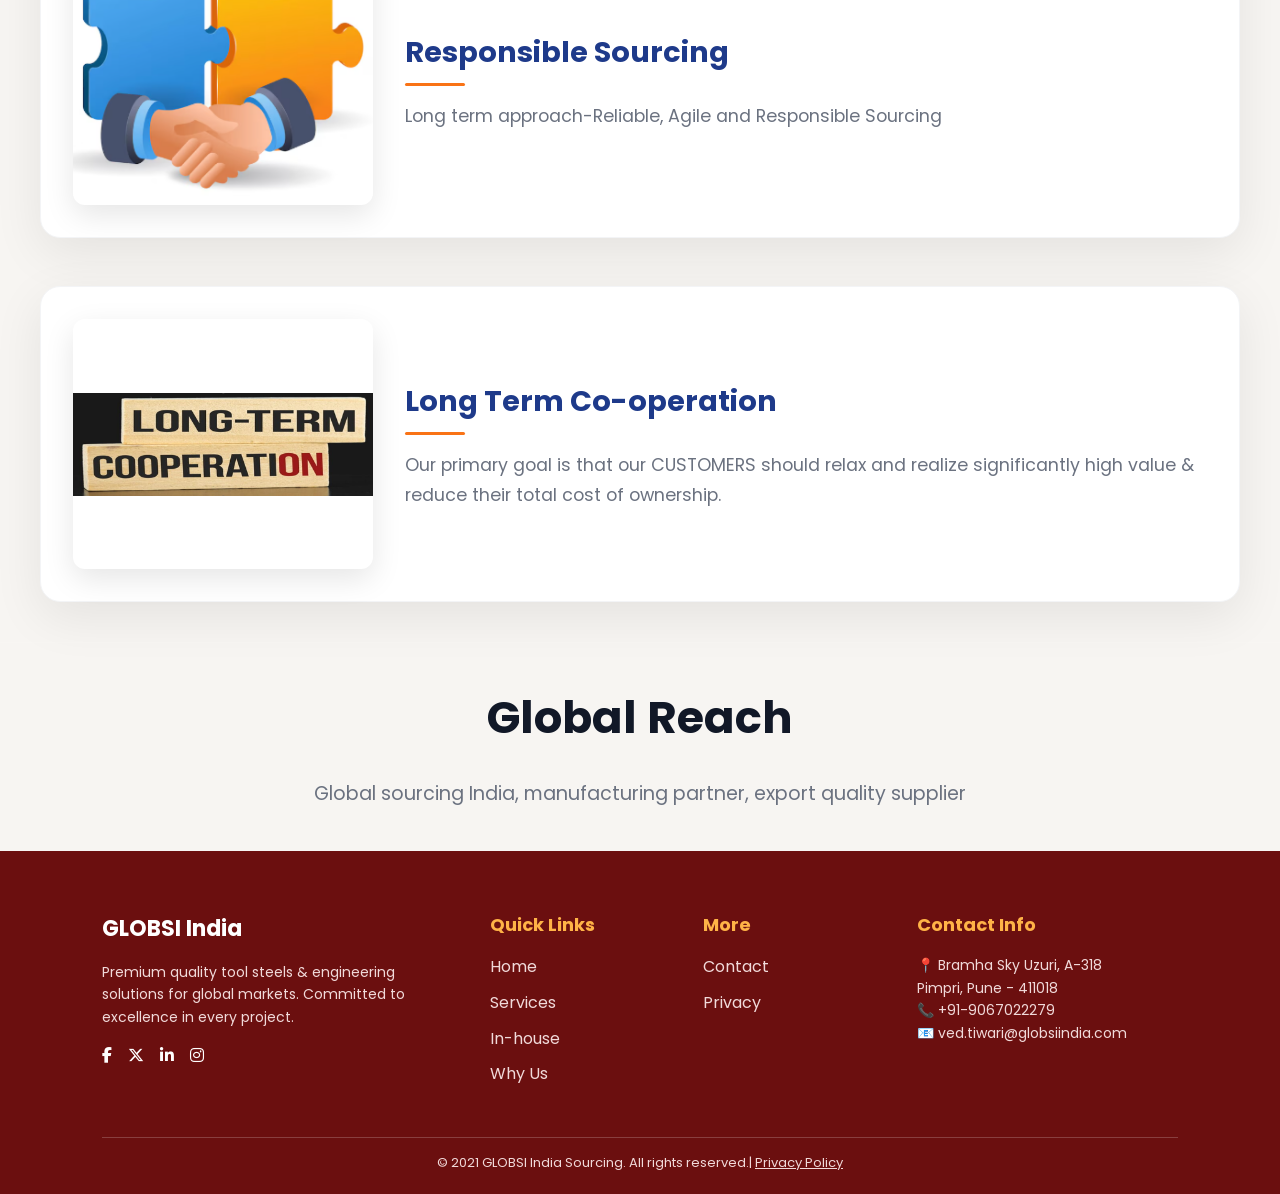
<file: why.html>
<!DOCTYPE html>
<html lang="en">

<head>
  <meta charset="UTF-8">
  <meta name="viewport" content="width=device-width, initial-scale=1.0">
  <title>Why GLOBSI</title>

  <link href="https://fonts.googleapis.com/css2?family=Poppins:wght@300;400;600;700&display=swap" rel="stylesheet">
  <link rel="stylesheet" href="https://cdnjs.cloudflare.com/ajax/libs/font-awesome/6.5.1/css/all.min.css"
    integrity="sha512-DTOQO9RWCH3ppGqcWaEA1BIZOC6xxalwEsw9c2QQeAIftl+Vegovlnee1c9QX4TctnWMn13TZye+giMm8e2LwA=="
    crossorigin="anonymous" referrerpolicy="no-referrer" />
  <link rel="stylesheet" href="css/style.css">
</head>

<body>

  <header class="navbar">
    <a href="index.html" class="logo-link">
      <div class="logo"><img src="image/download.svg" alt="GLOBSI"></div>
    </a>
    <ul class="nav-links">
      <li><a href="index.html" class="nav-link">Home</a></li>
      <script>
        // Dynamic nav active for Why GLOBSI page
        document.addEventListener('DOMContentLoaded', () => {
          const navLinks = document.querySelectorAll('.nav-link');
          const currentPath = 'why.html';
          navLinks.forEach(link => link.classList.remove('active'));
          const currentLink = Array.from(navLinks).find(link => link.getAttribute('href') === currentPath);
          if (currentLink) currentLink.classList.add('active');
        });
      </script>
      <li><a href="services.html" class="nav-link">Services</a></li>
      <li><a href="inhouse.html" class="nav-link">In-house</a></li>
      <li><a href="csr.html" class="nav-link">CSR</a></li>
      <li><a href="why.html" class="nav-link">Why GLOBSI</a></li>
      <li><a href="contact.html" class="nav-link">Contact</a></li>
      <li><a href="awards.html" class="nav-link">Awards</a></li>
    </ul>
    <div class="hamburger">
      <span></span>
      <span></span>
      <span></span>
    </div>
  </header>
  <script defer src="js/menu.js"></script>


  <!-- TITLE -->

  <section class="hero">
    <div class="overlay"></div>
    <div class="hero-content">
      <h1>Why Choose GLOBSI</h1>
      <p>Your trusted global sourcing & manufacturing partner</p>
    </div>
  </section>
  <style>
    /* Reset */
    * {
      margin: 0;
      padding: 0;
      box-sizing: border-box;
      font-family: 'Poppins', sans-serif;
    }

    /* Hero Section */
    .hero {
      position: relative;
      height: 100vh;

      /* 🔥 IMAGE YAHAN ADD KIYA HAI */
      background: url("https://t4.ftcdn.net/jpg/06/13/33/21/360_F_613332177_rdl36d2CnlqC1tqGQE3CizEJdu9G2Ltj.jpg") center/cover no-repeat;

      display: flex;
      align-items: center;
      justify-content: center;
      text-align: center;
    }

    /* Overlay */
    .overlay {
      position: absolute;
      width: 100%;
      height: 100%;
      background: linear-gradient(rgba(195, 202, 214, 0),
          rgba(150, 158, 174, 0));
      top: 0;
      left: 0;
    }

    /* Content */
    .hero-content {
      position: relative;
      color: #fff;
      max-width: 800px;
      padding: 20px;
    }

    /* Heading */
    .hero h1 {
      font-size: 60px;
      font-weight: 700;
      line-height: 1.2;
    }

    .hero h1 span {
      color: #ff9800;
    }

    /* Subtitle */
    .subtitle {
      margin-top: 20px;
      font-size: 18px;
      opacity: 0.9;
    }

    /* Description */
    .desc {
      margin-top: 10px;
      font-size: 16px;
      opacity: 0.8;
    }

    /* Button */
    .hero-btn {
      display: inline-block;
      margin-top: 30px;
      padding: 12px 28px;
      background: linear-gradient(135deg, #ff9800, #ffb74d);
      color: #fff;
      border-radius: 8px;
      text-decoration: none;
      font-weight: 500;
      transition: 0.3s;
    }

    .hero-btn:hover {
      transform: translateY(-3px);
      box-shadow: 0 6px 18px rgba(255, 152, 0, 0.4);
    }

    /* Responsive */
    @media (max-width: 768px) {
      .hero h1 {
        font-size: 36px;
      }
    }
     .hero-content {
    max-width: 1200px;
    margin: 0 auto;
    padding: 0 2rem;
    text-align: center;
    position: relative;
    z-index: 2;
    animation: fadeInHero 1.5s ease-out;
  }

  .hero-h1 {
    font-size: clamp(2.5rem, 5vw, 4rem);
    font-weight: 800;
    line-height: 1.1;
    margin-bottom: 1.5rem;
    letter-spacing: -0.02em;
    animation: slideUpHero 1s 0.3s both ease-out;
  }

  .hero-lead {
    font-size: 1.25rem;
    opacity: 0.95;
    max-width: 600px;
    margin: 0 auto 2.5rem;
    line-height: 1.6;
    animation: slideUpHero 1s 0.6s both ease-out;
  }

  .cta-group {
    animation: slideUpHero 1s 0.9s both ease-out;
  }

  /* Animations */

  @keyframes fadeInHero {
    from {
      opacity: 0;
      transform: translateY(50px);
    }

    to {
      opacity: 1;
      transform: translateY(0);
    }
  }

  @keyframes slideUpHero {
    from {
      opacity: 0;
      transform: translateY(40px);
    }

    to {
      opacity: 1;
      transform: translateY(0);
    }
  }
  </style>
  <!-- REASONS -->
  <!-- WHY CHOOSE US -->
  <section class="section fade-in-up" id="why-us">
    <h2 class="section-h2">Why Choose GLOBSI</h2>
    <div class="why-grid grid">
      <div class="why-card">
        <i class="fas fa-globe-americas"
          style="font-size: 3.5rem; color: var(--corporate-accent); margin-bottom: 1.5rem;"></i>
        <h3>Global Network</h3>
        <p>150+ verified partners across Asia, Europe, USA delivering consistent quality worldwide.</p>
      </div>
      <div class="why-card">
        <i class="fas fa-shield-alt"
          style="font-size: 3.5rem; color: var(--corporate-accent); margin-bottom: 1.5rem;"></i>
        <h3>Quality Guaranteed</h3>
        <p>ISO certified processes, full material traceability, and rigorous incoming inspection.</p>
      </div>
      <div class="why-card">
        <i class="fas fa-shipping-fast"
          style="font-size: 3.5rem; color: var(--corporate-accent); margin-bottom: 1.5rem;"></i>
        <h3>99.8% On-Time</h3>
        <p>Industry-leading delivery performance with real-time tracking and proactive communication.</p>
      </div>
      <div class="why-card">
        <i class="fas fa-tools" style="font-size: 3.5rem; color: var(--corporate-accent); margin-bottom: 1.5rem;"></i>
        <h3>Technical Expertise</h3>
        <p>27+ years engineering experience optimizing material selection and manufacturing processes.</p>
      </div>
      <div class="why-card">
        <i class="fas fa-handshake"
          style="font-size: 3.5rem; color: var(--corporate-accent); margin-bottom: 1.5rem;"></i>
        <h3>True Partnership</h3>
        <p>Long-term relationships built on transparency, flexibility, and mutual success.</p>
      </div>
      <div class="why-card">
        <i class="fas fa-chart-line"
          style="font-size: 3.5rem; color: var(--corporate-accent); margin-bottom: 1.5rem;"></i>
        <h3>Cost Optimization</h3>
        <p>Strategic sourcing delivers 15-25% savings without compromising quality or reliability.</p>
      </div>
    </div>
  </section>

  <!-- NEW WHY IMAGES SECTION -->
  <section class="section fade-in-up why-images-section">
    <h2 class="section-h2">Why Choose Us - Visual Highlights</h2>
    <div class="why-images-grid image-with-text-grid">
      <div class="image-text-item">
        <div class="image-container">
          <img src="image/why1.png" alt="Why Choose GLOBSI 1">
        </div>
        <div class="text-container">
          <h3>Cost Reduction</h3>
          <p>Sustainable and Significant Cost Savings / Cost Reduction</p>
        </div>
      </div>
      <div class="image-text-item">
        <div class="image-container">
          <img src="image/why2.png" alt="Why Choose GLOBSI 2">
        </div>
        <div class="text-container">
          <h3>Premium Quality</h3>
          <p>We are an ISO 9001 and AS9100 certified company, through us be sure of Enhanced Supply Quality & Reliability</p>
        </div>
      </div>
      <div class="image-text-item">
        <div class="image-container">
          <img src="image/why3.png" alt="Why Choose GLOBSI 3">
        </div>
        <div class="text-container">
          <h3>improvement plan</h3>
          <p>YOY productivity improvement plan</p>
        </div>
      </div>
      <div class="image-text-item">
        <div class="image-container">
          <img src="image/why4.png" alt="Why Choose GLOBSI 4">
        </div>
        <div class="text-container">
          <h3>Responsible Sourcing</h3>
          <p>Long term approach-Reliable, Agile and Responsible Sourcing</p>
        </div>
      </div>
      <div class="image-text-item">
        <div class="image-container">
          <img src="image/why5.png" alt="Why Choose GLOBSI 5 (placeholder - why5.png missing)">
        </div>
        <div class="text-container">
          <h3>Long Term Co-operation</h3>
          <p>Our primary goal is that our CUSTOMERS should relax and realize significantly high value & reduce their total cost of ownership.</p>
        </div>
      </div>
    </div>
  </section>

  <!-- SEO TEXT -->
  <section class="section">
    <h2>Global Reach</h2>
    <p class="tags">
      Global sourcing India, manufacturing partner, export quality supplier
    </p>
  </section>

  <footer class="footer">
    <div class="footer-container">

      <!-- LEFT -->
      <div class="footer-col">
        <h3>GLOBSI India</h3>
        <p>
          Premium quality tool steels & engineering solutions for global markets.
          Committed to excellence in every project.
        </p>

        <div class="social-icons">
          <i class="fab fa-facebook-f"></i>
          <i class="fab fa-x-twitter"></i>
          <i class="fab fa-linkedin-in"></i>
          <i class="fab fa-instagram"></i>
        </div>
      </div>

      <!-- QUICK LINKS -->
      <div class="footer-col">
        <h4>Quick Links</h4>
        <ul>
          <li><a href="index.html">Home</a></li>
          <li><a href="services.html">Services</a></li>
          <li><a href="inhouse.html">In-house</a></li>
          <li><a href="why.html">Why Us</a></li>
        </ul>
      </div>

      <!-- MORE -->
      <div class="footer-col">
        <h4>More</h4>
        <ul>
          <li><a href="contact.html">Contact</a></li>
          <li><a href="privacy.html">Privacy</a></li>
        </ul>
      </div>

      <!-- CONTACT -->
      <div class="footer-col">
        <h4>Contact Info</h4>

        <p>
          📍 Bramha Sky Uzuri, A-318 <br>
          Pimpri, Pune - 411018
        </p>

        <p>📞 +91-9067022279</p>
        <p>📧 ved.tiwari@globsiindia.com</p>
      </div>

    </div>

    <div class="footer-bottom">
      © 2021 GLOBSI India Sourcing. All rights reserved.| <a href="#intro" style="color: #f1dada;">Privacy Policy</a>
    </div>
  </footer>

  <!-- WhatsApp Chat Button -->
  <a href="https://wa.me/919270722279?text=Hello%20GLOBSI%20Team%2C%20I%20have%20a%20query..." class="whatsapp-float"
    target="_blank" rel="noopener">
    <svg viewBox="0 0 24 24" fill="currentColor" class="whatsapp-icon">

      <path
        d="M17.472 14.382c-.297-.149-1.758-.867-2.03-.967-.273-.099-.471-.148-.67.15-.197.297-.767.966-.94 1.164-.173.199-.347.223-.644.075-.297-.15-1.255-.463-2.39-1.475-.883-.788-1.48-1.761-1.653-2.059-.173-.297-.018-.458.13-.606.134-.133.298-.347.446-.52.149-.174.198-.298.298-.497.099-.198.05-.371-.025-.52-.075-.149-.669-1.612-.916-2.207-.242-.579-.487-.5-.669-.51-.173-.008-.371-.01-.57-.01-.198 0-.52.074-.792.372-.272.297-1.04 1.016-1.04 2.479 0 1.462 1.065 2.875 1.213 3.074.149.198 2.096 3.2 5.077 4.487.709.306 1.262.489 1.694.625.712.227 1.36.195 1.871.118.571-.085 1.758-.719 2.006-1.413.248-.694.248-1.289.173-1.413-.074-.124-.272-.198-.57-.347m-5.421 7.403h-.004a9.87 9.87 0 01-5.031-1.378l-.361-.214-3.741.982.998-3.648-.235-.374a9.86 9.86 0 01-1.51-5.26c.001-5.45 4.436-9.884 9.888-9.884 2.64 0 5.122 1.03 6.988 2.898a9.825 9.825 0 012.893 6.994c-.003 5.45-4.437 9.884-9.885 9.884m8.413-18.297A11.815 11.815 0 0012.05 0C5.495 0 .16 5.335.157 11.892c0 2.096.547 4.142 1.588 5.945L.057 24l6.305-1.654a11.882 11.882 0 005.683 1.448h.005c6.554 0 11.89-5.335 11.893-11.893A11.821 1.181 1 0020.885 3.488" />
    </svg></a>
</body>

</html>
</file>
<file: css/style.css>
* {
  margin: 0;
  padding: 0;
  box-sizing: border-box;
}

:root {
  --primary: #f97316;
  /* Orange primary */
  --primary-dark: #ea580c;
  --secondary: #f59e0b;
  /* Amber secondary */
  --dark-blue: #1e3a8a;
  --dark-blue-dark: #1e40af;
  --background: #fef7f2;
  --foreground: #1f2937;
  --text-dark: #111827;
  --text-muted: #6b7280;
  --shadow-rgb: 245, 158, 11;
  --white: #ffffff;
  --border-light: #f3f4f6;
  --maroon: #800000;
  --maroon-dark: #990000;
  --maroon-light: rgba(128, 0, 0, 0.1);
}

body {
  font-family: 'Inter', -apple-system, BlinkMacSystemFont, 'Segoe UI', 'Roboto', sans-serif;
  line-height: 1.6;
  color: var(--foreground);
  background: var(--background);
  scroll-behavior: smooth;
}

.navbar {
  background: var(--white);
  box-shadow: 0 2px 10px rgba(0, 0, 0, 0.08);
  position: fixed;
  top: 0;
  width: 100%;
  z-index: 1000;
  padding: 0.75rem 2.5%;
  display: flex;
  justify-content: space-between;
  align-items: center;
  transition: all 0.3s ease;
}

.navbar.scrolled {
  padding: 0.5rem 2.5%;
  box-shadow: 0 4px 20px rgba(0, 0, 0, 0.12);
}

.logo {
  display: flex;
  align-items: center;
  font-size: 1.8rem;
  font-weight: 700;
  color: var(--primary);
}

.logo img {
  height: 40px;
  width: auto;
  margin-right: 0.5rem;
}

.logo-link {
  text-decoration: none;
  color: inherit;
  display: contents;
}

.nav-links {
  display: flex;
  list-style: none;
  gap: 2rem;
  position: relative;
}

.nav-link {
  text-decoration: none;
  color: var(--text-muted);
  font-weight: 500;
  padding: 0.75rem 1.25rem 0.75rem 1.25rem;
  border-radius: 12px 12px 0 0;
  transition: all 0.3s cubic-bezier(0.4,0,0.2,1);
  position: relative;
  border-bottom: 3px solid transparent;
}

.nav-link.active {
  color: var(--white);
  background: linear-gradient(135deg, var(--primary), var(--secondary));
  border-bottom-color: var(--primary);
  box-shadow: 0 4px 20px rgba(var(--shadow-rgb), 0.4);
  transform: translateY(-2px);
}

.nav-link:hover {
  color: var(--primary);
  transform: translateY(-1px);
  border-bottom-color: var(--primary);
  box-shadow: 0 4px 12px rgba(var(--shadow-rgb), 0.2);
}

.nav-link.active::after {
  content: '';
  position: absolute;
  bottom: -3px;
  left: 50%;
  transform: translateX(-50%);
  width: 80%;
  height: 3px;
  background: linear-gradient(90deg, transparent, var(--primary), transparent);
  border-radius: 2px;
}

.hamburger {
  display: none;
  flex-direction: column;
  cursor: pointer;
  gap: 4px;
  z-index: 1001;
}

.hamburger span {
  width: 25px;
  height: 3px;
  background: var(--text-dark);
  transition: all 0.3s cubic-bezier(0.4, 0, 0.2, 1);
  transform-origin: center;
}

.hamburger.active span:nth-child(1) {
  transform: rotate(45deg) translate(8px, 8px);
}

.hamburger.active span:nth-child(2) {
  opacity: 0;
}

.hamburger.active span:nth-child(3) {
  transform: rotate(-45deg) translate(7px, -7px);
}

.hamburger:hover span {
  background: var(--primary);
}

.hero {
  height: 100vh;
  display: flex;
  align-items: center;
  justify-content: center;
  text-align: center;
  color: var(--white);
  position: relative;
  overflow: hidden;
}

.hero.page-hero {
  height: 100vh;
}

.hero::before {
  content: '';
  position: absolute;
  top: 0;
  left: 0;
  right: 0;
  bottom: 0;
  background: linear-gradient(135deg, #0f172a 0%, #1e293b 50%, #334155 100%);
  opacity: 0.7;
  z-index: 1;
}

.csr-hero::before {
  content: "";
  position: absolute;
  inset: 0;
  background: url('https://www.soulace.in/images/ourideas/What-is-CSR.jpg') center / cover no-repeat fixed;
  animation: kenburns 90s ease-in-out infinite;
  opacity: 1;
  z-index: 0;
}

.csr-hero::after {
  content: '';
  position: absolute;
  top: 0;
  left: 0;
  right: 0;
  bottom: 0;
  z-index: 2;
}




.hero:not(.home-hero) {
  height: 100vh;
}

.hero-content {
  position: relative;
  z-index: 3;
  max-width: 800px;
  padding: 0 1.5rem;
}

.csr-hero .hero-content h1 {
  animation: slideInText 1s 0.2s both;
}

.csr-hero .hero-content p {
  animation: slideInText 1s 0.5s both;
}

.csr-hero .hero-content .btn {
  animation: slideInText 1s 0.8s both;
}

.hero h1 {
  font-size: clamp(2.8rem, 5vw, 4.5rem);
  margin-bottom: 1.2rem;
  font-weight: 800;
}

.hero p {
  font-size: 1.25rem;
  margin-bottom: 2.5rem;
  opacity: 0.95;
}

.btn {
  display: inline-block;
  background: linear-gradient(145deg, var(--white), #f8f9fa);
  color: var(--primary);
  padding: 1.2rem 2.8rem;
  border-radius: 50px;
  font-weight: 600;
  text-decoration: none;
  transition: all 0.3s cubic-bezier(0.34, 1.56, 0.64, 1);
  box-shadow: 
    0 8px 25px rgba(0,0,0,0.15),
    0 4px 12px rgba(0,0,0,0.1),
    inset 0 1px 0 rgba(255,255,255,0.9);
  border: 2px solid rgba(255,255,255,0.8);
  position: relative;
  text-transform: uppercase;
  letter-spacing: 0.5px;
}

.btn:hover {
  background: linear-gradient(145deg, var(--primary), var(--primary-dark));
  color: var(--white);
  transform: translateY(-4px) scale(1.02);
  box-shadow: 
    0 20px 40px rgba(var(--shadow-rgb), 0.4),
    0 10px 20px rgba(0,0,0,0.2),
    inset 0 1px 0 rgba(255,255,255,0.2);
  border-color: var(--primary);
}

.neon-btn {
  box-shadow: 0 0 20px rgba(var(--shadow-rgb), 0.4);
}

.section {
  padding: 6rem 2.5%;
  max-width: 1400px;
  margin: 0 auto;
  box-shadow: inset 0 1px 0 rgba(255,255,255,0.1);
}

.csr-section {
  padding: 100px 2.5%;
  max-width: 1400px;
  margin: 0 auto;
}

.section-title {
  font-size: clamp(2.5rem, 5vw, 3.5rem);
  margin-bottom: 2rem;
  color: var(--dark-blue);
  font-weight: 700;
  text-align: center;
  position: relative;
}

.section-title::after {
  content: '';
  display: block;
  width: 80px;
  height: 4px;
  background: linear-gradient(90deg, var(--dark-blue), var(--primary));
  margin: 1rem auto 0;
  border-radius: 2px;
}

.section-subtitle {
  text-align: center;
  font-size: 1.3rem;
  color: var(--text-muted);
  margin-bottom: 4rem;
  max-width: 600px;
  margin-left: auto;
  margin-right: auto;
}

.section p {
  font-size: 1.2rem;
  line-height: 1.7;
}

.section h1,
.section h2 {
  text-align: center;
  font-size: 2.8rem;
  margin-bottom: 1.5rem;
  color: var(--text-dark);
  font-weight: 700;
}

.grid {
  display: grid;
  grid-template-columns: repeat(auto-fit, minmax(280px, 1fr));
  gap: 2rem;
  align-items: start;
}

@media (min-width: 768px) {
  .grid {
    grid-template-columns: repeat(4, 1fr);
  }
  
  .grid .card {
    width: auto;
  }
}

  .card-content {
  display: flex;
  gap: 1.5rem;
  align-items: center;
  height: 260px;
}

.card-reverse .card-content {
  flex-direction: row-reverse;
}

.card-text {
  flex: 1;
}

.card img {
  width: 240px;
  height: 240px;
  object-fit: cover;
  border-radius: 12px;
  flex-shrink: 0;
}

@media (max-width: 768px) {
  .card-content {
    flex-direction: column;
    height: auto;
    text-align: center;
  }
  
  .card-reverse .card-content {
    flex-direction: column;
  }
  
  .card img {
    width: 100%;
    max-width: 320px;
    height: 200px;
  }
}
/* Card base */
.card {
  position: relative;
  border-radius: 16px;
  overflow: hidden;
  height: 250px;
  transition: 0.3s ease;
}

/* Image */
.card img {
  width: 100%;
  height: 100%;
  object-fit: cover;
  transition: 0.4s ease;
}

/* Overlay */
.card-content {
  position: absolute;
  inset: 0;
  display: flex;
  align-items: flex-end;
  padding: 20px;
  background: linear-gradient(
    to top,
    rgba(11,31,58,0.85),
    rgba(11,31,58,0.2)
  );
}

/* TEXT ANIMATION (hidden state) */
.card h3 {
  color: #fff;
  font-size: 16px;
  transform: translateY(30px);
  opacity: 0;
  transition: 0.4s ease;
}

/* 🔥 HOVER EFFECT */
.card:hover h3 {
  transform: translateY(0);
  opacity: 1;
  color: #F97316; /* ORANGE highlight */
}

/* Image zoom */
.card:hover img {
  transform: scale(1.1);
}

/* Card lift */
.card:hover {
  transform: translateY(-10px);
  box-shadow: 0 25px 50px rgba(0,0,0,0.2);
}
@media (max-width: 768px) {
  .card h3 {
    transform: none;
    opacity: 1;
    color: #fff;
  }
}
.card {
  position: relative;
  aspect-ratio: 4 / 3;
  height: 300px;
  max-height: 250px;
  border-radius: 24px;
  overflow: hidden;
  box-shadow: 
    0 20px 40px rgba(0,0,0,0.15),
    0 8px 16px rgba(0,0,0,0.1);
  transition: all 0.5s cubic-bezier(0.34, 1.56, 0.64, 1);
}

@media (max-width: 768px) {
  .card {
    height: 220px;
    max-height: 200px;
  }
}

.card::before {
  content: '';
  position: absolute;
  top: 0;
  left: 0;
  right: 0;
  bottom: 0;
  background: linear-gradient(180deg, transparent 60%, rgba(0,0,0,0.85) 100%);
  z-index: 2;
  opacity: 0;
  transition: opacity 0.4s cubic-bezier(0.25, 0.46, 0.45, 0.94);
}

.card:hover::before {
  opacity: 1;
}

.card img {
  width: 100%;
  height: 100%;
  object-fit: cover;
  object-position: center;
  transition: transform 0.5s cubic-bezier(0.34, 1.56, 0.64, 1);
}

.card:hover img {
  transform: scale(1.1);
}

.card:hover {
  transform: translateY(-10px);
  box-shadow: 
    0 35px 60px rgba(0,0,0,0.25),
    0 15px 25px rgba(0,0,0,0.15);
}

.card .card-content {
  position: absolute;
  bottom: 0;
  left: 0;
  right: 0;
  padding: 2.5rem 2rem 2rem;
  color: white;
  z-index: 3;
  opacity: 0;
  transform: translateY(30px);
  transition: all 0.4s cubic-bezier(0.25, 0.46, 0.45, 0.94);
}

.card:hover .card-content {
  opacity: 1;
  transform: translateY(0);
}

.card h3 {
  font-size: 1.6rem;
  font-weight: 700;
  margin: 0 0 0.5rem 0;
  text-shadow: 0 2px 4px rgba(0,0,0,0.5);
}

.card p {
  margin: 0;
  opacity: 0.9;
  font-size: 1rem;
  text-shadow: 0 1px 2px rgba(0,0,0,0.5);
}

.card:hover {
  transform: translateY(-12px) scale(1.02);
  box-shadow: 
    0 35px 60px rgba(0,0,0,0.25),
    0 15px 25px rgba(0,0,0,0.15),
    0 0 0 1px rgba(255,255,255,0.3);
  border-color: var(--primary);
}

.card h3 {
  color: var(--text-dark);
  font-size: 1.6rem;
  margin-bottom: 1.2rem;
  font-weight: 700;
}

.card h3::after {
  content: '';
  display: block;
  width: 50px;
  height: 3px;
  background: linear-gradient(90deg, var(--primary), var(--secondary));
  margin-top: 0.8rem;
  border-radius: 2px;
}

.team {
  display: flex;
  justify-content: center;
  align-items: center;
  gap: 3rem;
  padding: 2rem 0;
}

.member {
  text-align: center;
  padding: 1.5rem;
  flex: 1;
  max-width: 280px;
}

.member img {
  width: 160px;
  height: 160px;
  border-radius: 50%;
  object-fit: cover;
  border: 4px solid var(--primary);
  margin-bottom: 1.2rem;
  box-shadow: 0 10px 30px rgba(var(--shadow-rgb), 0.25);
  transition: all 0.4s cubic-bezier(0.4, 0, 0.2, 1);
  overflow: hidden;
}

.member:hover img {
  transform: scale(1.1);
  box-shadow: 0 20px 40px rgba(var(--shadow-rgb), 0.4);
}

.member b {
  display: block;
  margin-bottom: 0.5rem;
  font-size: 1.1rem;
  color: var(--text-dark);
  font-weight: 600;
  transition: color 0.3s ease;
}

.member:hover b {
  color: var(--primary);
}

.iso-badge {
  width: 120px;
  height: auto;
  margin: 1.5rem auto 0;
  opacity: 1;
  border-radius: 4px;
  border: 2px solid var(--primary);
}

.contact-grid {
  display: grid;
  grid-template-columns: 1fr 1fr;
  gap: 4rem;
  align-items: start;
}

.contact-grid .info {
  background: linear-gradient(135deg, #fef3c7, #fed7aa);
  padding: 3rem;
  border-radius: 20px;
  border: 1px solid var(--border-light);
  box-shadow: 0 12px 35px rgba(0, 0, 0, 0.08);
  transition: all 0.3s ease;
}

.contact-grid .info:hover {
  transform: translateY(-8px);
  box-shadow: 0 20px 45px rgba(var(--shadow-rgb), 0.2);
  border-color: var(--primary);
}

.map-container {
  margin-top: 2rem;
  border-radius: 12px;
  overflow: hidden;
  box-shadow: 0 10px 30px rgba(0, 0, 0, 0.1);
  height: 300px;
}

.form {
  display: flex;
  flex-direction: column;
  gap: 1.6rem;
}

.form input,
.form textarea {
  padding: 1.2rem;
  border: 2px solid var(--border-light);
  border-radius: 12px;
  font-size: 1rem;
  background: var(--white);
  transition: all 0.3s ease;
}

.form input:focus,
.form textarea:focus {
  outline: none;
  border-color: var(--primary);
  box-shadow: 0 0 0 4px rgba(var(--shadow-rgb), 0.15);
}

.tags {
  color: var(--text-muted);
  font-size: 1rem;
  line-height: 1.8;
  text-align: center;
  max-width: 700px;
  margin: 0 auto;
}

/* Old light footer removed - using .footer class exclusively */

/* Responsive */
@media (max-width: 768px) {
  .team {
    flex-direction: column;
    gap: 2rem;
  }

.nav-links {
    display: none;
    position: fixed;
    top: 0;
    right: -100%;
    width: 80%;
    max-width: 350px;
    height: 100vh;
    background: var(--white);
    flex-direction: column;
    padding: 6rem 2rem 2rem;
    box-shadow: -4px 0 20px rgba(0,0,0,0.15);
    backdrop-filter: blur(10px);
    transition: right 0.4s cubic-bezier(0.25,0.46,0.45,0.94);
    z-index: 1001;
  }

  .nav-links.active {
    display: flex;
    right: 0;
  }

  .hamburger {
    display: flex;
  }

  .contact-grid {
    grid-template-columns: 1fr;
    gap: 2.5rem;
  }

  .section {
    padding: 4rem 2.5%;
  }
}

@keyframes fadeInUp {
  from {
    opacity: 0;
    transform: translateY(40px);
  }

  to {
    opacity: 1;
    transform: translateY(0);
  }
}

@keyframes kenburns {
  0% { 
    transform: scale(1) translate(0, 0);
  }
  100% { 
    transform: scale(1.1) translate(3%, 2%);
  }
}

@keyframes homeKenBurns {
  0% { 
    transform: scale(1.02) translate(0, 0);
  }
  50% { 
    transform: scale(1.08) translate(-1%, -0.5%);
  }
  100% { 
    transform: scale(1.02) translate(2%, 1%);
  }
}

@keyframes slideInText {
  from {
    opacity: 0;
    transform: translateY(30px);
  }
  to {
    opacity: 1;
    transform: translateY(0);
  }
}

.service-image,
.card-image {
  width: 100%;
  height: 200px;
  object-fit: cover;
  border-radius: 12px;
  margin-bottom: 1rem;
  display: block;
  box-shadow: 0 4px 15px rgba(0, 0, 0, 0.1);
}

.card {
  display: flex;
  flex-direction: column;
}

.card,
.member {
  animation: fadeInUp 0.7s ease-out forwards;
  opacity: 0;
  transform: translateY(40px);
}

.parallax-hero {
  transition: transform 0.6s ease-out;
}

@keyframes corporateKenBurns {
  0%, 100% { transform: scale(1.0) translate(0, 0); }
  33% { transform: scale(1.05) translate(1%, -0.5%); }
  66% { transform: scale(1.08) translate(-1%, 1%); }
}

/* Home video hero */
.home-hero-video {
  animation: homeKenBurns 30s ease-in-out infinite;
}

.whatsapp-float {
  position: fixed;
  width: 60px;
  height: 60px;
  bottom: 40px;
  right: 40px;
  background-color: #25d366;
  color: #FFF;
  border-radius: 50px;
  text-align: center;
  font-size: 32px;
  box-shadow: 2px 2px 6px rgba(0, 0, 0, 0.3);
  z-index: 1000;
  transition: all 0.3s ease;
  display: flex;
  align-items: center;
  justify-content: center;
  text-decoration: none;
}

.whatsapp-float:hover {
  transform: scale(1.1) rotate(360deg);
  background-color: #128c7e;
  box-shadow: 4px 4px 12px rgba(0, 0, 0, 0.4);
}

.whatsapp-icon {
  width: 32px;
  height: 32px;
  animation: pulse 2s infinite;
}

@keyframes pulse {
  0% {
    transform: scale(1);
  }

  50% {
    transform: scale(1.1);
  }

  100% {
    transform: scale(1);
  }
}

@media (max-width: 768px) {
  .whatsapp-float {
    bottom: 20px;
    right: 20px;
    width: 55px;
    height: 55px;
    font-size: 28px;
  }
}

/* Premium Maroon Footer */
/* Footer */
.footer {
  background: #6b0f0f;
  color: #fff;
  padding: 60px 8% 20px;
}

.footer-container {
  display: grid;
  grid-template-columns: 2fr 1fr 1fr 1.5fr;
  gap: 40px;
}

.footer-col h3 {
  font-size: 22px;
  margin-bottom: 15px;
}

.footer-col h4 {
  font-size: 18px;
  margin-bottom: 15px;
  color: #ffb347;
}

.footer-col p {
  font-size: 14px;
  line-height: 1.6;
  color: #f1dada;
}

.footer-col ul {
  list-style: none;
}

.footer-col ul li {
  margin-bottom: 10px;
}

.footer-col ul li a {
  text-decoration: none;
  color: #f1dada;
  transition: 0.3s;
}

.footer-col ul li a:hover {
  color: #ffb347;
  padding-left: 5px;
}

/* Social Icons */
.social-icons {
  margin-top: 15px;
}

.social-icons i {
  margin-right: 12px;
  font-size: 16px;
  cursor: pointer;
  transition: 0.3s;
}

.social-icons i:hover {
  color: #ffb347;
}

/* Bottom */
.footer-bottom {
  border-top: 1px solid rgba(255,255,255,0.2);
  margin-top: 40px;
  padding-top: 15px;
  text-align: center;
  font-size: 13px;
  color: #f1dada;
}

/* Responsive */
@media (max-width: 900px) {
  .footer-container {
    grid-template-columns: 1fr 1fr;
  }
}

@media (max-width: 600px) {
  .footer-container {
    grid-template-columns: 1fr;
  }
}

/* Modal */
.leader-modal {
  display: none;
  position: fixed;
  top: 0;
  left: 0;
  width: 100%;
  height: 100%;
  z-index: 10000;
}

.leader-modal.active {
  display: flex;
  align-items: center;
  justify-content: center;
}

.modal-content {
  background: var(--white);
  width: 100vw;
  height: 100vh;
  display: flex;
  position: relative;
  animation: modalFullSlideIn 0.5s cubic-bezier(0.34, 1.56, 0.64, 1) both;
}

/* Responsive Overrides */
@media (max-width: 768px) {
  .nav-links {
    display: none;
    position: absolute;
    top: 100%;
    left: 0;
    width: 100%;
    background: var(--white);
    flex-direction: column;
    padding: 1.5rem;
  }

  .nav-links.active {
    display: flex;
  }

  .hamburger {
    display: flex;
  }

  .contact-grid,
  .footer-content {
    grid-template-columns: 1fr;
  }

  .team {
    flex-direction: column;
  }

  .modal-content {
    flex-direction: column;
  }
}

/* Animations */
@keyframes fadeInUp {
  from {
    opacity: 0;
    transform: translateY(40px);
  }

  to {
    opacity: 1;
    transform: translateY(0);
  }
}

@keyframes modalFullSlideIn {
  from {
    transform: scale(1.05) translateY(20px);
    opacity: 0;
  }

  to {
    transform: scale(1) translateY(0);
    opacity: 1;
  }
}

@media (max-width: 768px) {
  .footer {
    padding: 3rem 2.5% 1.5rem;
    text-align: left;
  }

  .footer-content {
    grid-template-columns: 1fr;
    gap: 2rem;
  }

  .footer-brand,
  .footer-links,
  .footer-contact {
    text-align: left;
  }
}

.footer-fade-in {
  animation: fadeInUp 0.8s ease-out forwards;
  opacity: 0;
  transform: translateY(30px);
}

/* Leader Modal Styles */
.leader-modal {
  display: none;
  position: fixed;
  top: 0;
  left: 0;
  width: 100%;
  height: 100%;
  z-index: 10000;
  font-family: inherit;
}

.leader-modal.active {
  display: flex;
  align-items: center;
  justify-content: center;
  animation: modalFadeIn 0.3s ease-out;
}

.modal-backdrop {
  position: absolute;
  top: 0;
  left: 0;
  width: 100%;
  height: 100%;
  background: rgba(0, 0, 0, 0.7);
  backdrop-filter: blur(3px);
  animation: backdropFadeIn 0.3s ease-out;
}

.modal-content {
  background: var(--white);
  border-radius: 0;
  width: 100vw;
  height: 100vh;
  max-width: none;
  max-height: none;
  position: relative;
  box-shadow: none;
  overflow: auto;
  transform: scale(1) rotateX(0deg);
  animation: modalFullSlideIn 0.5s cubic-bezier(0.34, 1.56, 0.64, 1) 0.1s both;
  display: flex;
  flex-direction: row;
}

.modal-close {
  position: absolute;
  top: 16px;
  right: 20px;
  font-size: 32px;
  font-weight: 700;
  color: var(--text-muted);
  cursor: pointer;
  z-index: 1;
  width: 40px;
  height: 40px;
  display: flex;
  align-items: center;
  justify-content: center;
  border-radius: 50%;
  transition: all 0.3s ease;
}

.modal-close:hover {
  color: var(--primary);
  background: rgba(var(--shadow-rgb), 0.1);
  transform: rotate(90deg) scale(1.1);
}

.modal-image {
  flex: 1;
  min-width: 40vw;
  max-width: 50vw;
  position: relative;
  overflow: hidden;
}

.modal-image img {
  width: 100%;
  height: 100vh;
  object-fit: cover;
  object-position: center;
}

.modal-info {
  flex: 1;
  padding: 4rem;
  display: flex;
  flex-direction: column;
  gap: 1.5rem;
  justify-content: center;
  overflow-y: auto;
  background: linear-gradient(180deg, rgba(255, 255, 255, 0.95), rgba(255, 255, 255, 1));
  backdrop-filter: blur(10px);
}

.modal-info h2 {
  font-size: 2rem;
  color: var(--text-dark);
  margin: 0;
  font-weight: 700;
}

.modal-info h3 {
  font-size: 1.3rem;
  color: var(--primary);
  font-weight: 600;
  margin: 0;
}

.modal-info p {
  color: var(--text-muted);
  line-height: 1.7;
  font-size: 1.05rem;
}

/* Keyframe Animations */
@keyframes modalFadeIn {
  from {
    opacity: 0;
  }

  to {
    opacity: 1;
  }
}

@keyframes backdropFadeIn {
  from {
    opacity: 0;
  }

  to {
    opacity: 1;
  }
}

@keyframes modalFullSlideIn {
  from {
    transform: scale(1.05) translateY(20px);
    opacity: 0;
  }

  to {
    transform: scale(1) translateY(0);
    opacity: 1;
  }
}

@keyframes modalSlideIn {
  to {
    transform: scale(1) rotateX(0deg);
  }
}

/* Mobile Responsive */
@media (max-width: 768px) {
  .modal-content {
    width: 95%;
    max-height: 95vh;
    border-radius: 16px;
    margin: 1rem;
  }

  .modal-image {
    flex: 0 0 200px;
  }

  .modal-info {
    padding: 2rem 1.5rem;
  }

  .modal-info h2 {
    font-size: 1.6rem;
  }
}

/* Prevent body scroll when modal open */
body.modal-open {
  overflow: hidden;
}

/* Services image cards */
.service-image {
  width: 100%;
  height: 280px;
  object-fit: cover;
  border-radius: 16px;
  margin-bottom: 1.5rem;
  transition: transform 0.4s ease;
}

.service-card:hover .service-image {
  transform: scale(1.05);
}

/* Why Cards */
.why-grid {
  display: grid;
  grid-template-columns: repeat(auto-fit, minmax(320px, 1fr));
  gap: 2.5rem;
}

.image-with-text-grid {
  display: grid;
  grid-template-columns: repeat(auto-fit, minmax(700px, 1fr));
  gap: 3rem;
  align-items: center;
}

@media (max-width: 768px) {
  .image-with-text-grid {
    grid-template-columns: 1fr;
  }
  
  .image-text-item {
    flex-direction: column;
    text-align: center;
  }
  
  .text-container {
    order: 2;
  }
}

.image-text-item {
  display: flex;
  gap: 2rem;
  align-items: center;
  background: var(--white);
  padding: 2rem;
  border-radius: 20px;
  box-shadow: 0 15px 50px rgba(0,0,0,0.08);
  border: 1px solid var(--border-light);
  transition: all 0.4s ease;
}

.image-text-item:hover {
  transform: translateY(-8px);
  box-shadow: 0 25px 60px rgba(0,0,0,0.15);
  border-color: var(--primary);
}

.image-container {
  flex: 0 0 300px;
  height: 250px;
}

.image-container img {
  width: 100%;
  height: 100%;
  object-fit: contain;
  border-radius: 12px;
  box-shadow: 0 10px 30px rgba(0,0,0,0.1);
}

.text-container {
  flex: 1;
}

.text-container h3 {
  color: var(--dark-blue);
  font-size: 1.8rem;
  margin-bottom: 1rem;
  font-weight: 700;
}

.text-container h3::after {
  content: '';
  display: block;
  width: 60px;
  height: 3px;
  background: var(--primary);
  margin-top: 0.5rem;
  border-radius: 2px;
}

.text-container p {
  color: var(--text-muted);
  line-height: 1.7;
  font-size: 1.1rem;
}

.why-card {
  background: var(--white);
  padding: 3rem 2.5rem;
  border-radius: 20px;
  text-align: center;
  box-shadow: 0 15px 50px rgba(0,0,0,0.08);
  border: 1px solid var(--border-light);
  transition: all 0.4s cubic-bezier(0.34, 1.56, 0.64, 1);
}

.why-card:hover {
  transform: translateY(-12px);
  box-shadow: 0 30px 60px rgba(0,0,0,0.15);
  border-color: var(--primary);
}

.why-card h3 {
  color: var(--dark-blue);
  font-size: 1.6rem;
  margin: 1rem 0 1.5rem;
  font-weight: 700;
}

/* CSR Cards */
.csr-card {
  background: var(--white);
  border-radius: 20px;
  padding: 2.5rem 2rem;
  box-shadow: 0 10px 40px rgba(0,0,0,0.1);
  transition: all 0.4s cubic-bezier(0.34, 1.56, 0.64, 1);
  text-align: center;
  border: 1px solid var(--border-light);
}

.csr-card:hover {
  transform: translateY(-12px) scale(1.02);
  box-shadow: 0 30px 60px rgba(0,0,0,0.2), 0 0 20px rgba(var(--dark-blue), 0.1);
  border-color: var(--dark-blue);
}

.csr-card img {
  width: 100%;
  height: 250px;
  object-fit: cover;
  border-radius: 16px;
  margin-bottom: 1.5rem;
  box-shadow: 0 8px 25px rgba(0,0,0,0.15);
}

.csr-card h3 {
  color: var(--dark-blue);
  font-size: 1.8rem;
  margin-bottom: 1rem;
  font-weight: 700;
}

.csr-card h3::after {
  content: '';
  display: block;
  width: 60px;
  height: 3px;
  background: linear-gradient(90deg, var(--dark-blue), var(--primary));
  margin: 0.8rem auto;
  border-radius: 2px;
}

.csr-card p {
  color: var(--text-muted);
  line-height: 1.7;
  font-size: 1.1rem;
}

/* CSR Gallery */
.csr-gallery {
  margin-top: 3rem;
  display: grid;
  grid-template-columns: repeat(auto-fit, minmax(280px, 1fr));
  gap: 25px;
}

/* Card */
.gallery-item {
  position: relative;
  overflow: hidden;
  border-radius: 16px;
  cursor: pointer;
  transition: all 0.4s ease;

  /* FIXED shadow */
  box-shadow: 0 8px 25px rgba(0, 0, 0, 0.08);
}

/* Image */
.gallery-item img {
  width: 100%;
  height: 380px;
  object-fit: cover;
  transition: transform 0.4s ease;
  display: block;
}

/* 🔥 HOVER EFFECT */
.gallery-item:hover {
  transform: translateY(-10px);
  box-shadow: 0 20px 50px rgba(0,0,0,0.2);
}

/* Image zoom INSIDE card */
.gallery-item:hover img {
  transform: scale(1.1);
}

/* Lightbox */
.lightbox {
  display: none;
  position: fixed;
  top: 0;
  left: 0;
  width: 100%;
  height: 100%;
  background: rgba(0,0,0,0.9);
  z-index: 10000;
  align-items: center;
  justify-content: center;
  padding: 2rem;
}

.lightbox.active {
  display: flex;
}

.lightbox img {
  max-width: 90%;
  max-height: 90%;
  border-radius: 8px;
  box-shadow: 0 0 50px rgba(255,255,255,0.3);
}

.lightbox-close {
  position: absolute;
  top: 2rem;
  right: 2rem;
  color: white;
  font-size: 2.5rem;
  cursor: pointer;
  z-index: 10001;
}

/* Responsive */
@media (max-width: 768px) {
  .csr-card img {
    height: 200px;
  }
  
  .csr-gallery img {
    height: 220px;
  }
  
  .csr-section {
    padding: 60px 2.5%;
  }
}
.services-hero {
  position: relative;
  height: 100vh;
  display: flex;
  align-items: center;
  justify-content: center;
  overflow: hidden;
}

/* Image fix */
.hero-bg {
  position: absolute;
  width: 100%;
  height: 100%;
  object-fit: cover;
  top: 0;
  left: 0;
  z-index: 0;
}

/* Overlay for visibility */
.overlay {
  position: absolute;
  width: 100%;
  height: 100%;
  z-index: 1;
}

/* Content always on top */
.hero-content {
  position: relative;
  z-index: 2;
  text-align: center;
  color: white;
}
.section {
  padding: 40px;
  background: #f7f5f2;
  font-family: Arial, sans-serif;
}
.section-title {
  font-size: 28px;
  font-weight: 700;
  margin-bottom: 20px;
}

.arrow {
  color: #ff7a00;
  margin-right: 8px;
}

.sub-title {
  font-size: 20px;
  margin-bottom: 10px;
  color: #222;
}

.cap-list {
  padding-left: 20px;
  line-height: 1.8;
  color: #333;
}

.cap-list li {
  margin-bottom: 5px;
}

.machining-container {
  display: flex;
  gap: 3rem;
  align-items: flex-start;
  margin: 3rem 0;
}

.machining-text {
  flex: 1;
}

.machining-image {
  flex: 0 0 400px;
}

.machining-image img {
  width: 100%;
  height: 320px;
  object-fit: cover;
  border-radius: 12px;
  box-shadow: 0 15px 35px rgba(0,0,0,0.15);
  transition: transform 0.3s ease;
}

.machining-image:hover img {
  transform: scale(1.05);
}

@media (max-width: 768px) {
  .machining-container {
    flex-direction: column;
    gap: 2rem;
  }
  
  .machining-image {
    flex: none;
    max-width: 100%;
  }
}
.center-section {
  text-align: center;
  padding: 60px 20px;
  background: #f5f3f0;
}

.section-title {
  font-size: 36px;
  font-weight: 700;
  color: #0f1f3d;
  margin-bottom: 20px;
}

.section-desc {
  font-size: 18px;
  color: #333;
  max-width: 800px;
  margin: 0 auto;
  line-height: 1.8;
}
  .founder-container {
  display: flex;
  align-items: center;   /* vertical center */
  justify-content: center;
  gap: 50px;
  flex-wrap: wrap; /* responsive */
}

.founder-image {
  flex: 1;
  max-width: 400px;
  display: flex;
  justify-content: center;
  align-items: center;
}

.founder-image img {
  width: 100%;
  height: auto;
  object-fit: contain;   /* keeps full image visible */
  border-radius: 12px;   /* optional premium look */
}

/* Right content */
.founder-content {
  flex: 1;
  max-width: 600px;
}
@media (max-width: 768px) {
  .founder-container {
    flex-direction: column;
    text-align: center;
  }

  .founder-image img {
    height: auto;
  }
}
</file>
